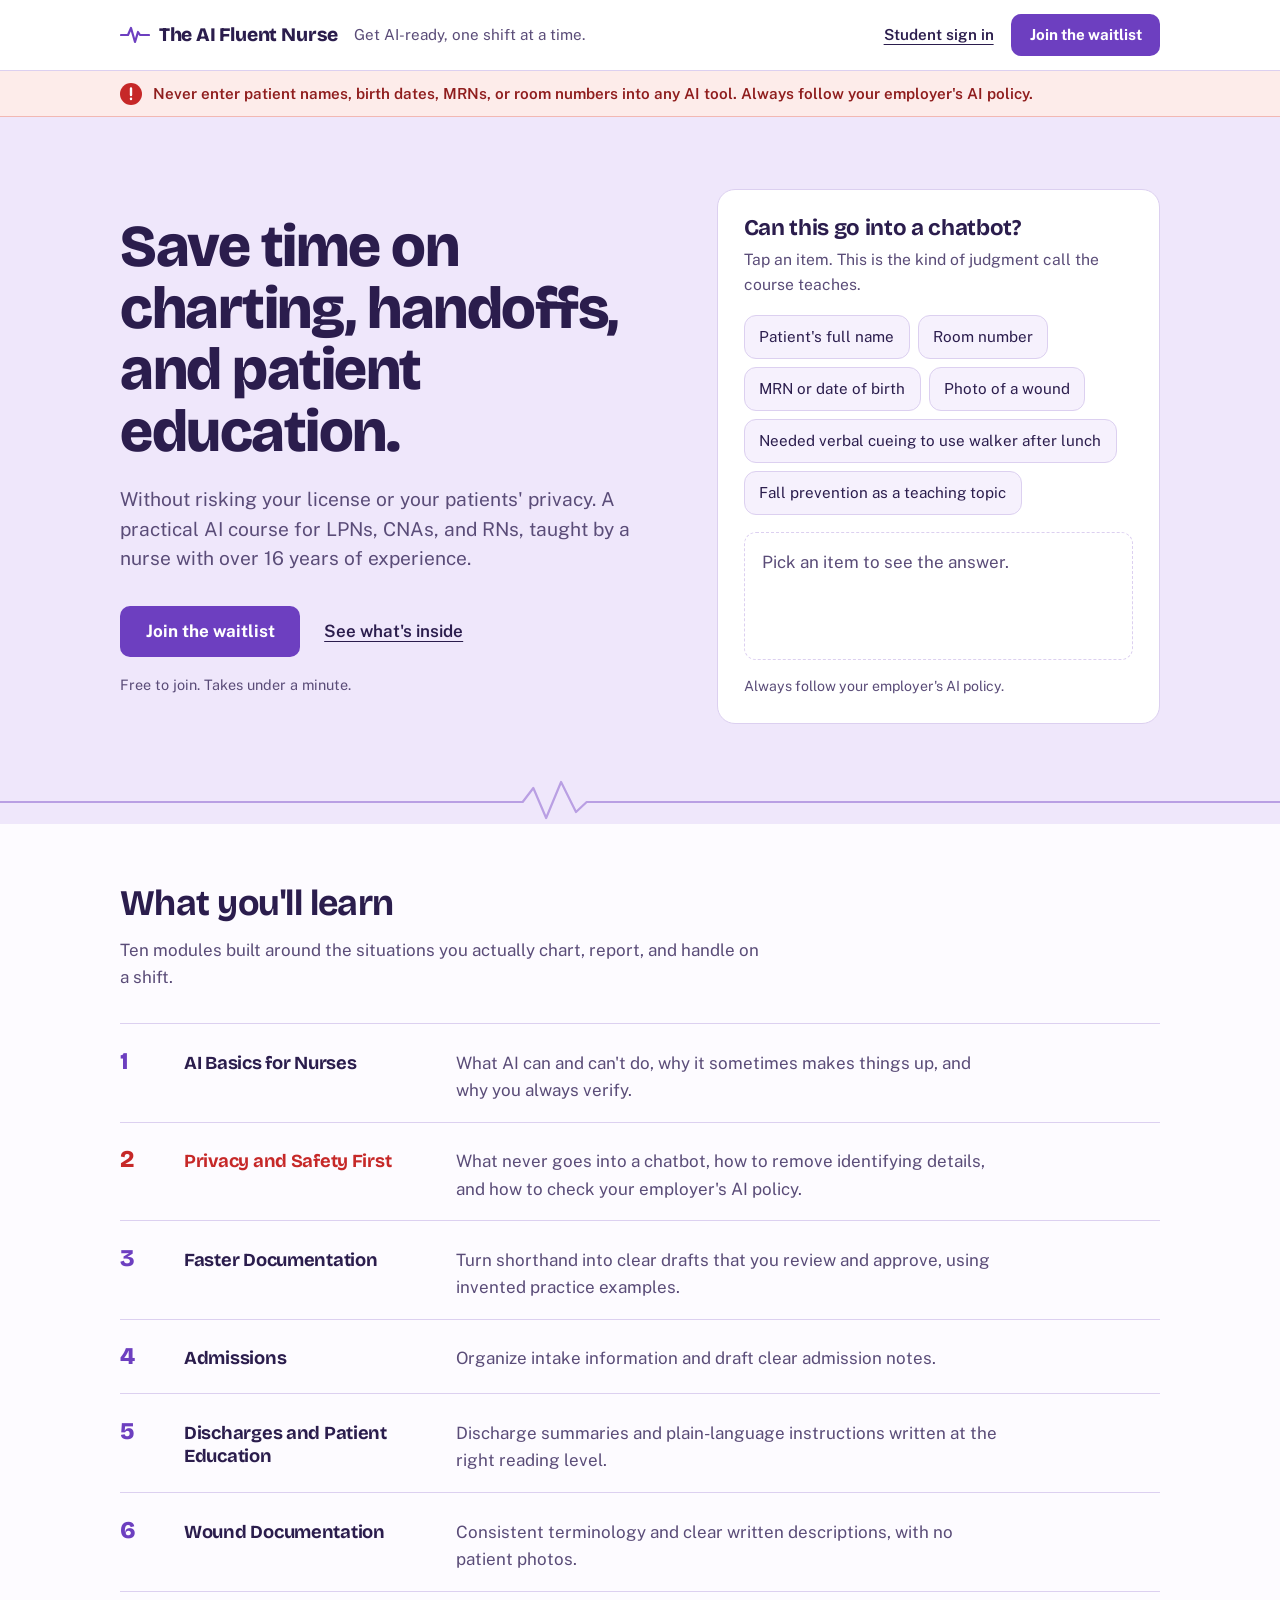
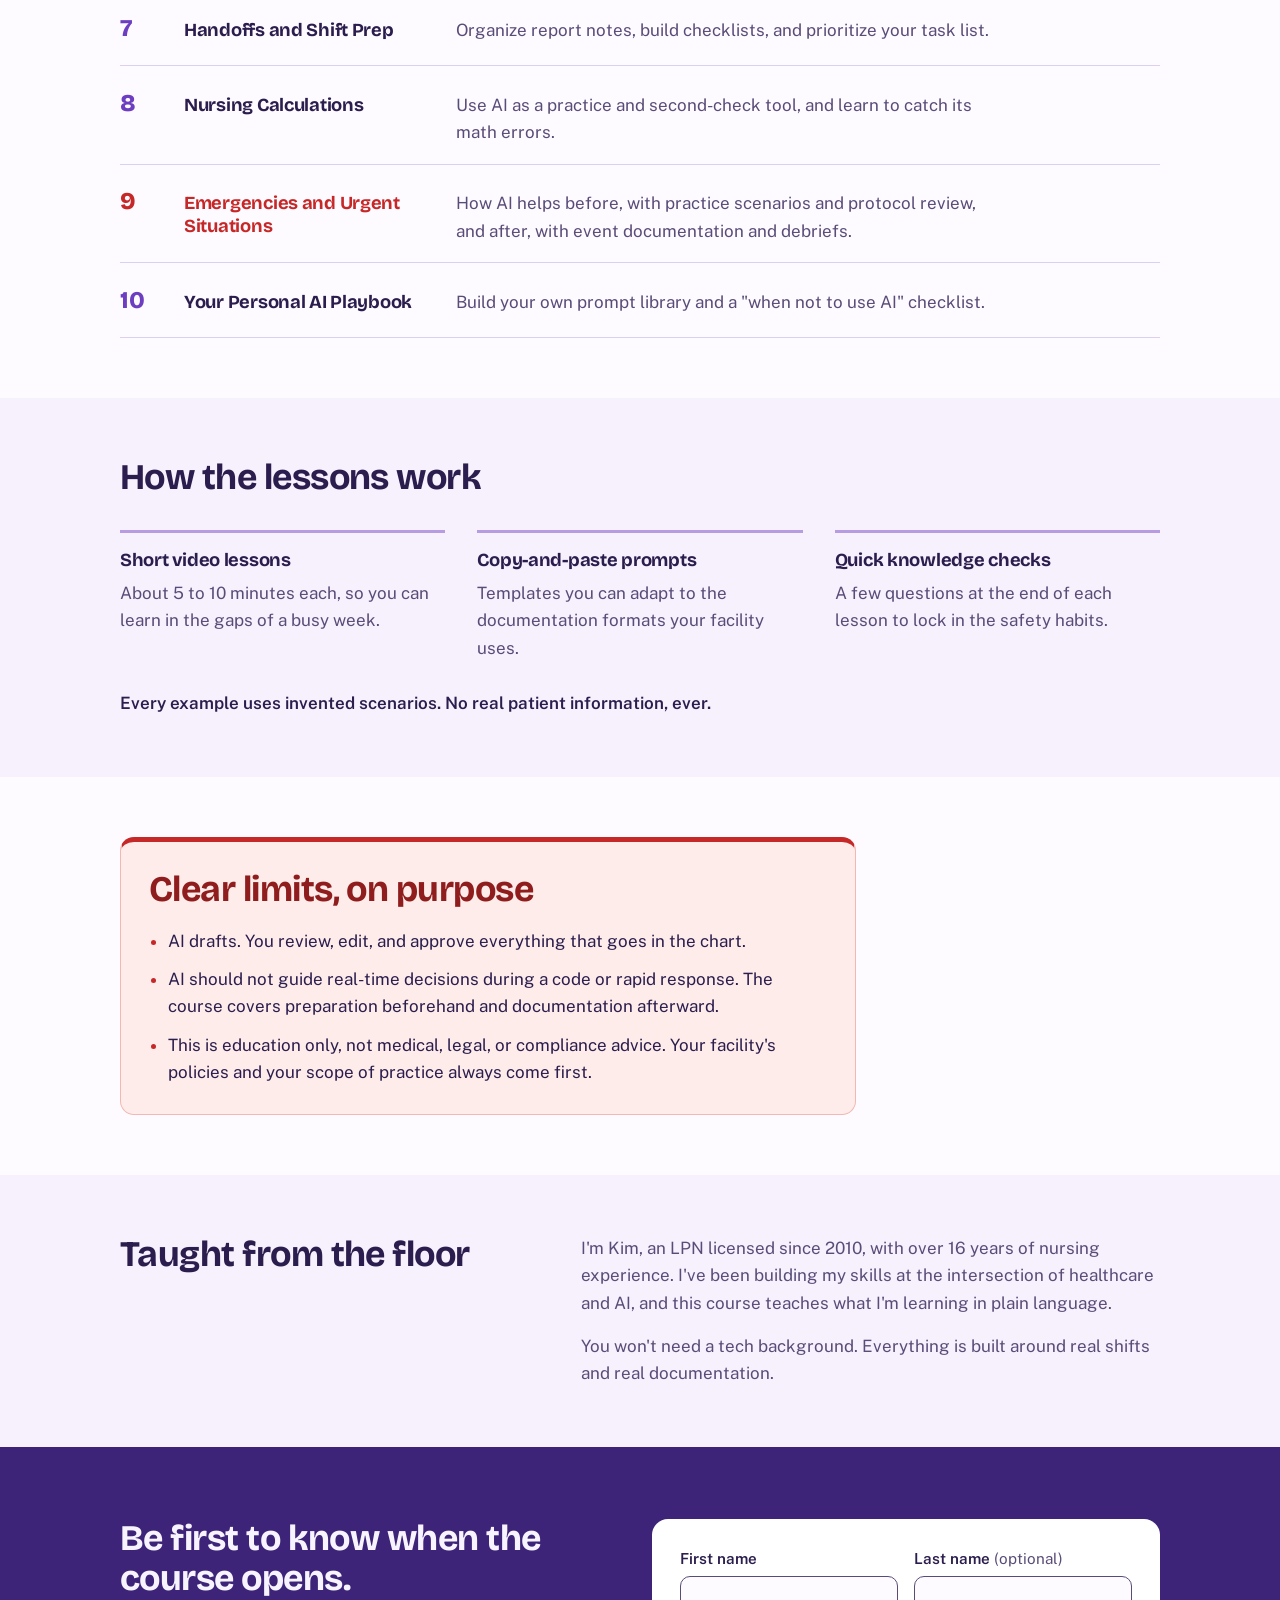
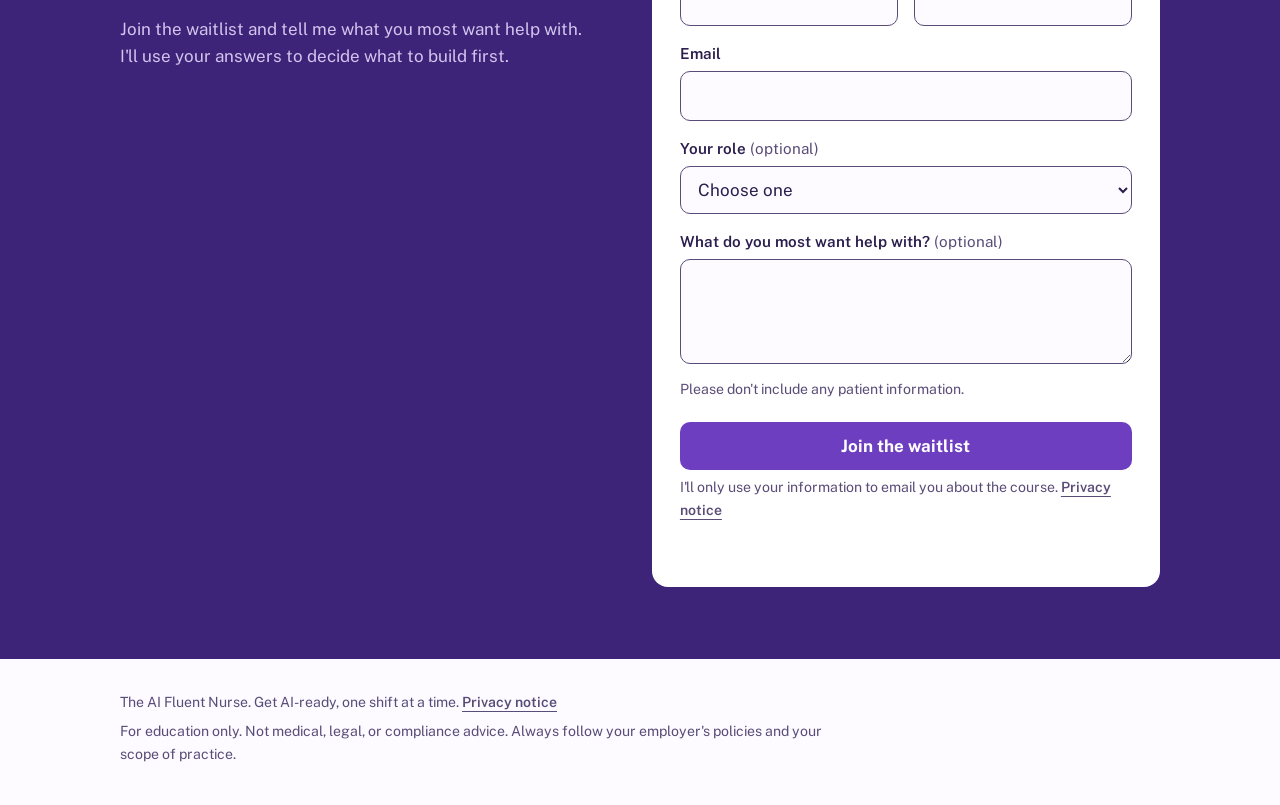
<file: index.html>
<!doctype html>
<html lang="en">
<head>
<meta charset="utf-8">
<meta name="viewport" content="width=device-width, initial-scale=1">
<meta name="color-scheme" content="light dark">
<title>The AI Fluent Nurse | Get AI-ready, one shift at a time</title>
<meta name="description" content="A practical AI course for LPNs, CNAs, and RNs. Save time on charting, handoffs, and patient education without risking your license or your patients' privacy.">
<link rel="preconnect" href="https://fonts.googleapis.com">
<link rel="preconnect" href="https://fonts.gstatic.com" crossorigin>
<link href="https://fonts.googleapis.com/css2?family=Bricolage+Grotesque:opsz,wght@12..96,500;12..96,700;12..96,800&family=Public+Sans:wght@400;500;600;700&display=swap" rel="stylesheet">
<style>
:root {
  --bg: #fdfbff;
  --hero: #efe7fb;
  --soft: #f6f1fd;
  --panel: #ffffff;
  --ink: #2b1d4d;
  --muted: #5a4c78;
  --line: #dcd0f0;
  --primary: #6d3fc0;
  --primary-hover: #5a31a3;
  --lilac: #b79ce2;
  --on-primary: #ffffff;
  --band: #3d2478;
  --on-band: #f8f4ff;
  --on-band-muted: #d3c5ee;
  --alert: #c62828;
  --alert-ink: #8f1d1d;
  --alert-bg: #fdecea;
  --alert-line: #f2b8b3;
  --on-alert: #ffffff;
  --good: #1b6e52;
  --good-bg: #dcf0e8;
  --on-good: #ffffff;
  --focus: #2b1d4d;
  --display: "Bricolage Grotesque", "Trebuchet MS", "Segoe UI", sans-serif;
  --body: "Public Sans", "Segoe UI", Helvetica, Arial, sans-serif;
}
@media (prefers-color-scheme: dark) {
  :root:not([data-theme="light"]) {
    --bg: #150f24;
    --hero: #241a3d;
    --soft: #1c1430;
    --panel: #1f1636;
    --ink: #f1ebfc;
    --muted: #b9aad6;
    --line: #3a2c5c;
    --primary: #b79ce2;
    --primary-hover: #cbb6ee;
    --lilac: #b79ce2;
    --on-primary: #1a0f33;
    --band: #3a2670;
    --on-band: #f5efff;
    --on-band-muted: #cdbfe8;
    --alert: #ff8f86;
    --alert-ink: #ffc1bb;
    --alert-bg: #3d1b19;
    --alert-line: #7a3833;
    --on-alert: #3d1b19;
    --good: #7fdcb4;
    --good-bg: #12382c;
    --on-good: #0c2b20;
    --focus: #f1ebfc;
  }
}
:root[data-theme="dark"] {
  --bg: #150f24;
  --hero: #241a3d;
  --soft: #1c1430;
  --panel: #1f1636;
  --ink: #f1ebfc;
  --muted: #b9aad6;
  --line: #3a2c5c;
  --primary: #b79ce2;
  --primary-hover: #cbb6ee;
  --lilac: #b79ce2;
  --on-primary: #1a0f33;
  --band: #3a2670;
  --on-band: #f5efff;
  --on-band-muted: #cdbfe8;
  --alert: #ff8f86;
  --alert-ink: #ffc1bb;
  --alert-bg: #3d1b19;
  --alert-line: #7a3833;
  --on-alert: #3d1b19;
  --good: #7fdcb4;
  --good-bg: #12382c;
  --on-good: #0c2b20;
  --focus: #f1ebfc;
}

* { box-sizing: border-box; }
html { scroll-behavior: smooth; }
body {
  margin: 0;
  background: var(--bg);
  color: var(--ink);
  font-family: var(--body);
  font-size: 1.0625rem;
  line-height: 1.6;
  -webkit-font-smoothing: antialiased;
}
img, svg { max-width: 100%; }
a { color: inherit; }
:focus-visible { outline: 3px solid var(--focus); outline-offset: 3px; }

.wrap { max-width: 1080px; margin: 0 auto; padding: 0 1.25rem; }

h1, h2, h3 { font-family: var(--display); margin: 0; letter-spacing: -0.015em; }
h1 { font-size: clamp(2.3rem, 5.2vw, 3.7rem); line-height: 1.04; font-weight: 800; letter-spacing: -0.025em; }
h2 { font-size: clamp(1.65rem, 3.2vw, 2.25rem); line-height: 1.12; font-weight: 700; }
h3 { font-size: 1.15rem; line-height: 1.25; font-weight: 700; }
p { margin: 0; }

/* Buttons */
.btn {
  display: inline-flex; align-items: center; justify-content: center;
  min-height: 3rem; padding: 0.75rem 1.6rem;
  background: var(--primary); color: var(--on-primary);
  font-family: var(--body); font-weight: 700; font-size: 1.0625rem;
  text-decoration: none; border-radius: 10px;
  transition: background-color 0.15s ease;
}
.btn:hover { background: var(--primary-hover); }
.btn-sm { min-height: 2.6rem; padding: 0.5rem 1.15rem; font-size: 0.95rem; }
.link { font-weight: 600; text-underline-offset: 4px; }

/* Header */
.top { background: var(--panel); border-bottom: 1px solid var(--line); }
.top .wrap { display: flex; align-items: center; justify-content: space-between; gap: 1rem; padding-top: 0.9rem; padding-bottom: 0.9rem; }
.brandwrap { display: flex; align-items: center; flex-wrap: wrap; gap: 0.15rem 1rem; }
.brand { display: inline-flex; align-items: center; gap: 0.55rem; font-family: var(--display); font-weight: 800; font-size: 1.2rem; letter-spacing: -0.01em; text-decoration: none; }
.mark { color: var(--primary); flex: none; }
.tagline { color: var(--muted); font-size: 0.95rem; }

.topnav { display: flex; align-items: center; gap: 1.1rem; flex: none; }
.topnav .signin { font-size: 0.95rem; }
@media (max-width: 560px) {
  .top .wrap { flex-wrap: wrap; row-gap: 0.6rem; }
  .topnav { width: 100%; justify-content: space-between; }
}

/* Urgent safety bar */
.alert-bar { background: var(--alert-bg); border-bottom: 1px solid var(--alert-line); color: var(--alert-ink); }
.alert-bar .wrap { display: flex; align-items: center; gap: 0.7rem; padding-top: 0.7rem; padding-bottom: 0.7rem; font-size: 0.95rem; font-weight: 600; line-height: 1.4; }
.alert-icon { flex: none; width: 22px; height: 22px; color: var(--alert); }
.alert-icon .bang { stroke: var(--on-alert); }

/* Hero */
.hero-band { background: var(--hero); }
.hero { display: grid; grid-template-columns: 1.1fr 0.9fr; gap: 3.5rem; align-items: center; padding-top: 4.5rem; padding-bottom: 3.5rem; }
.lede { margin-top: 1.4rem; font-size: 1.2rem; line-height: 1.55; color: var(--muted); max-width: 34rem; }
.actions { margin-top: 2rem; display: flex; flex-wrap: wrap; align-items: center; gap: 1.5rem; }
.fine { margin-top: 1rem; font-size: 0.9rem; color: var(--muted); }
.pulse { display: block; width: 100%; height: 44px; color: var(--lilac); opacity: 0.95; }
.pulse path { vector-effect: non-scaling-stroke; }

/* Privacy checker */
.checker { background: var(--panel); border: 1px solid var(--line); border-radius: 18px; padding: 1.6rem; }
.checker h2 { font-size: 1.4rem; }
.chk-sub { margin-top: 0.4rem; color: var(--muted); font-size: 0.98rem; }
.chips { margin-top: 1.1rem; display: flex; flex-wrap: wrap; gap: 0.5rem; }
.chip {
  font-family: var(--body); font-size: 0.95rem; line-height: 1.3; text-align: left;
  min-height: 2.75rem; padding: 0.5rem 0.9rem;
  color: var(--ink); background: var(--soft);
  border: 1px solid var(--line); border-radius: 12px; cursor: pointer;
  transition: background-color 0.15s ease, color 0.15s ease;
}
.chip:hover { border-color: var(--ink); }
.chip[aria-pressed="true"] { background: var(--ink); color: var(--bg); border-color: var(--ink); }
.verdict { margin-top: 1.1rem; min-height: 8rem; padding: 1rem 1.1rem; border: 1px dashed var(--line); border-radius: 12px; }
.verdict.is-stop { background: var(--alert-bg); border: 1px solid var(--alert-line); }
.verdict.is-ok { background: var(--good-bg); border: 1px solid transparent; }
.verdict .empty { color: var(--muted); }
.verdict p { margin-top: 0.6rem; }
.verdict p:first-child { margin-top: 0; }
.tag { display: inline-block; padding: 0.15rem 0.75rem; border-radius: 999px; font-weight: 700; font-size: 0.9rem; }
.tag.stop { background: var(--alert); color: var(--on-alert); }
.tag.ok { background: var(--good); color: var(--on-good); }
.chk-foot { margin-top: 0.9rem; font-size: 0.88rem; color: var(--muted); }

/* Sections */
.section { padding: 3.75rem 0; }
.section.soft { background: var(--soft); }
.sec-head { max-width: 40rem; margin-bottom: 2rem; }
.sec-head p { margin-top: 0.8rem; color: var(--muted); }

.mods { list-style: none; margin: 0; padding: 0; border-top: 1px solid var(--line); }
.mods li { display: grid; grid-template-columns: 3rem 16rem 1fr; gap: 1rem; align-items: baseline; padding: 1.1rem 0; border-bottom: 1px solid var(--line); }
.mods .n { font-family: var(--display); font-weight: 800; font-size: 1.5rem; color: var(--primary); }
.mods p { color: var(--muted); max-width: 34rem; }
.mods li.urgent .n, .mods li.urgent h3 { color: var(--alert); }

.trio { display: grid; grid-template-columns: repeat(3, 1fr); gap: 2rem; }
.trio > div { border-top: 3px solid var(--lilac); padding-top: 1rem; }
.trio p { margin-top: 0.5rem; color: var(--muted); }
.note { margin-top: 1.75rem; max-width: 40rem; font-weight: 600; }

.limits-box { background: var(--alert-bg); border: 1px solid var(--alert-line); border-top: 5px solid var(--alert); border-radius: 14px; padding: 1.75rem; max-width: 46rem; }
.limits-box h2 { color: var(--alert-ink); }
.limits { margin: 1.1rem 0 0; padding-left: 1.2rem; }
.limits li { margin-top: 0.7rem; }
.limits li::marker { color: var(--alert); }

.about { display: grid; grid-template-columns: 1fr 1.4fr; gap: 3rem; align-items: start; }
.about p { max-width: 36rem; color: var(--muted); }
.about p + p { margin-top: 1rem; }

/* Closing band */
.band { background: var(--band); color: var(--on-band); padding: 4.5rem 0; }
.band p { margin-top: 1rem; max-width: 36rem; color: var(--on-band-muted); }
.band .btn { margin-top: 1.75rem; background: var(--on-band); color: var(--band); }
.band .btn:hover { background: #ffffff; }

.foot { padding: 2rem 0 2.5rem; font-size: 0.88rem; color: var(--muted); }
.foot p { max-width: 46rem; }
.foot p + p { margin-top: 0.4rem; }

@media (max-width: 640px) {
  .tagline { display: none; }
}
@media (max-width: 860px) {
  .hero { grid-template-columns: 1fr; gap: 2.5rem; padding-top: 2.75rem; padding-bottom: 2.5rem; }
  .about { grid-template-columns: 1fr; gap: 1.25rem; }
  .trio { grid-template-columns: 1fr; gap: 1.5rem; }
  .mods li { grid-template-columns: 2.5rem 1fr; gap: 0.25rem 0.75rem; }
  .mods li p { grid-column: 2; }
  .section { padding: 2.75rem 0; }
  .band { padding: 3.5rem 0; }
}
@media (prefers-reduced-motion: reduce) {
  html { scroll-behavior: auto; }
  .btn, .chip { transition: none; }
}

/* Waitlist form */
.join { display: grid; grid-template-columns: 1fr 1.05fr; gap: 3rem; align-items: start; }
.band .card { background: var(--panel); color: var(--ink); border-radius: 16px; padding: 1.75rem; }
.band .card p { margin-top: 0; max-width: none; color: var(--muted); }
.row2 { display: grid; grid-template-columns: 1fr 1fr; gap: 1rem; }
.field { margin-top: 1rem; }
.row2 .field { margin-top: 0; }
.row2 + .field { margin-top: 1rem; }
.field label { display: block; margin-bottom: 0.3rem; font-weight: 600; font-size: 0.95rem; }
.field .opt { font-weight: 400; color: var(--muted); }
.field input, .field select, .field textarea { width: 100%; min-height: 3rem; padding: 0.65rem 0.8rem; font: inherit; color: var(--ink); background: var(--bg); border: 1.5px solid var(--muted); border-radius: 10px; }
.field textarea { min-height: 5.5rem; resize: vertical; }
.band .card .hint { margin-top: 0.35rem; font-size: 0.88rem; }
.hp { position: absolute; left: -9999px; width: 1px; height: 1px; overflow: hidden; }
.band .card .btn { width: 100%; margin-top: 1.4rem; border: 0; cursor: pointer; background: var(--primary); color: var(--on-primary); }
.band .card .btn:hover { background: var(--primary-hover); }
.band .card .btn:disabled { opacity: 0.7; cursor: default; }
.band .card .status { margin-top: 0.9rem; min-height: 1.4em; font-weight: 600; color: var(--ink); }
.band .card .done h3 { color: var(--good); }
.band .card .done p { margin-top: 0.6rem; color: var(--ink); }
@media (max-width: 860px) { .join { grid-template-columns: 1fr; gap: 2rem; } }
@media (max-width: 480px) { .row2 { grid-template-columns: 1fr; } .row2 .field + .field { margin-top: 1rem; } }
</style>
</head>
<body>

<header class="top">
  <div class="wrap">
    <div class="brandwrap">
      <a class="brand" href="#top">
        <svg class="mark" width="30" height="20" viewBox="0 0 30 20" aria-hidden="true"><path d="M1 10 H8 L11 3 L15 17 L18 7 L20 10 H29" fill="none" stroke="currentColor" stroke-width="2.2" stroke-linecap="round" stroke-linejoin="round"/></svg>
        The AI Fluent Nurse
      </a>
      <span class="tagline">Get AI-ready, one shift at a time.</span>
    </div>
    <div class="topnav">
      <a class="link signin" href="/login.html">Student sign in</a>
      <a class="btn btn-sm" href="#waitlist">Join the waitlist</a>
    </div>
  </div>
</header>

<div class="alert-bar" role="note">
  <div class="wrap">
    <svg class="alert-icon" viewBox="0 0 22 22" aria-hidden="true"><circle cx="11" cy="11" r="11" fill="currentColor"/><path class="bang" d="M11 5.5v6.5M11 15.6v0.4" fill="none" stroke-width="2.4" stroke-linecap="round"/></svg>
    <span>Never enter patient names, birth dates, MRNs, or room numbers into any AI tool. Always follow your employer's AI policy.</span>
  </div>
</div>

<main id="top">

  <section class="hero-band">
    <div class="wrap hero">
      <div>
        <h1>Save time on charting, handoffs, and patient education.</h1>
        <p class="lede">Without risking your license or your patients' privacy. A practical AI course for LPNs, CNAs, and RNs, taught by a nurse with over 16 years of experience.</p>
        <div class="actions">
          <a class="btn" href="#waitlist">Join the waitlist</a>
          <a class="link" href="#inside">See what's inside</a>
        </div>
        <p class="fine">Free to join. Takes under a minute.</p>
      </div>

      <div class="checker" role="group" aria-labelledby="chk-h">
        <h2 id="chk-h">Can this go into a chatbot?</h2>
        <p class="chk-sub">Tap an item. This is the kind of judgment call the course teaches.</p>
        <div class="chips">
          <button class="chip" type="button" aria-pressed="false" data-verdict="stop" data-why="Names identify a patient directly. Leave the name out entirely, or use a neutral placeholder like &quot;the resident.&quot;">Patient's full name</button>
          <button class="chip" type="button" aria-pressed="false" data-verdict="stop" data-why="A room number can point to one person, especially alongside a date or a facility name.">Room number</button>
          <button class="chip" type="button" aria-pressed="false" data-verdict="stop" data-why="Record numbers and birth dates are direct identifiers. Keep both out of any AI tool.">MRN or date of birth</button>
          <button class="chip" type="button" aria-pressed="false" data-verdict="stop" data-why="Photos can identify a patient, and most employers restrict them. Describe what you see in words instead.">Photo of a wound</button>
          <button class="chip" type="button" aria-pressed="false" data-verdict="ok" data-why="Often fine when nothing identifies the patient and your employer's policy allows AI tools. You still review every word of the draft.">Needed verbal cueing to use walker after lunch</button>
          <button class="chip" type="button" aria-pressed="false" data-verdict="ok" data-why="General topics carry no patient information. Ask away, then double-check the facts before you use them.">Fall prevention as a teaching topic</button>
        </div>
        <div class="verdict" id="verdict" aria-live="polite">
          <p class="empty">Pick an item to see the answer.</p>
        </div>
        <p class="chk-foot">Always follow your employer's AI policy.</p>
      </div>
    </div>
    <svg class="pulse" viewBox="0 0 1200 44" preserveAspectRatio="none" aria-hidden="true"><path d="M0 22 H470 L490 22 L500 8 L512 38 L526 2 L540 32 L550 22 L574 22 H1200" fill="none" stroke="currentColor" stroke-width="2.2" stroke-linecap="round" stroke-linejoin="round"/></svg>
  </section>

  <section class="section" id="inside">
    <div class="wrap">
      <div class="sec-head">
        <h2>What you'll learn</h2>
        <p>Ten modules built around the situations you actually chart, report, and handle on a shift.</p>
      </div>
      <ol class="mods">
        <li><span class="n">1</span><h3>AI Basics for Nurses</h3><p>What AI can and can't do, why it sometimes makes things up, and why you always verify.</p></li>
        <li class="urgent"><span class="n">2</span><h3>Privacy and Safety First</h3><p>What never goes into a chatbot, how to remove identifying details, and how to check your employer's AI policy.</p></li>
        <li><span class="n">3</span><h3>Faster Documentation</h3><p>Turn shorthand into clear drafts that you review and approve, using invented practice examples.</p></li>
        <li><span class="n">4</span><h3>Admissions</h3><p>Organize intake information and draft clear admission notes.</p></li>
        <li><span class="n">5</span><h3>Discharges and Patient Education</h3><p>Discharge summaries and plain-language instructions written at the right reading level.</p></li>
        <li><span class="n">6</span><h3>Wound Documentation</h3><p>Consistent terminology and clear written descriptions, with no patient photos.</p></li>
        <li><span class="n">7</span><h3>Handoffs and Shift Prep</h3><p>Organize report notes, build checklists, and prioritize your task list.</p></li>
        <li><span class="n">8</span><h3>Nursing Calculations</h3><p>Use AI as a practice and second-check tool, and learn to catch its math errors.</p></li>
        <li class="urgent"><span class="n">9</span><h3>Emergencies and Urgent Situations</h3><p>How AI helps before, with practice scenarios and protocol review, and after, with event documentation and debriefs.</p></li>
        <li><span class="n">10</span><h3>Your Personal AI Playbook</h3><p>Build your own prompt library and a "when not to use AI" checklist.</p></li>
      </ol>
    </div>
  </section>

  <section class="section soft">
    <div class="wrap">
      <div class="sec-head">
        <h2>How the lessons work</h2>
      </div>
      <div class="trio">
        <div>
          <h3>Short video lessons</h3>
          <p>About 5 to 10 minutes each, so you can learn in the gaps of a busy week.</p>
        </div>
        <div>
          <h3>Copy-and-paste prompts</h3>
          <p>Templates you can adapt to the documentation formats your facility uses.</p>
        </div>
        <div>
          <h3>Quick knowledge checks</h3>
          <p>A few questions at the end of each lesson to lock in the safety habits.</p>
        </div>
      </div>
      <p class="note">Every example uses invented scenarios. No real patient information, ever.</p>
    </div>
  </section>

  <section class="section">
    <div class="wrap">
      <div class="limits-box">
        <h2>Clear limits, on purpose</h2>
        <ul class="limits">
          <li>AI drafts. You review, edit, and approve everything that goes in the chart.</li>
          <li>AI should not guide real-time decisions during a code or rapid response. The course covers preparation beforehand and documentation afterward.</li>
          <li>This is education only, not medical, legal, or compliance advice. Your facility's policies and your scope of practice always come first.</li>
        </ul>
      </div>
    </div>
  </section>

  <section class="section soft">
    <div class="wrap about">
      <h2>Taught from the floor</h2>
      <div>
        <p>I'm Kim, an LPN licensed since 2010, with over 16 years of nursing experience. I've been building my skills at the intersection of healthcare and AI, and this course teaches what I'm learning in plain language.</p>
        <p>You won't need a tech background. Everything is built around real shifts and real documentation.</p>
      </div>
    </div>
  </section>

  <section class="band" id="waitlist">
    <div class="wrap join">
      <div>
        <h2>Be first to know when the course opens.</h2>
        <p>Join the waitlist and tell me what you most want help with. I'll use your answers to decide what to build first.</p>
      </div>
      <div class="card">
        <form id="waitlist-form" novalidate>
          <div class="row2">
            <div class="field">
              <label for="first_name">First name</label>
              <input id="first_name" name="first_name" type="text" autocomplete="given-name" required>
            </div>
            <div class="field">
              <label for="last_name">Last name <span class="opt">(optional)</span></label>
              <input id="last_name" name="last_name" type="text" autocomplete="family-name">
            </div>
          </div>
          <div class="field">
            <label for="email">Email</label>
            <input id="email" name="email" type="email" autocomplete="email" inputmode="email" required>
          </div>
          <div class="field">
            <label for="role">Your role <span class="opt">(optional)</span></label>
            <select id="role" name="role">
              <option value="">Choose one</option>
              <option value="LPN">LPN</option>
              <option value="CNA">CNA</option>
              <option value="RN">RN</option>
              <option value="Other">Other</option>
            </select>
          </div>
          <div class="field">
            <label for="wants_help_with">What do you most want help with? <span class="opt">(optional)</span></label>
            <textarea id="wants_help_with" name="wants_help_with" rows="3"></textarea>
            <p class="hint">Please don't include any patient information.</p>
          </div>
          <div class="hp" aria-hidden="true"><label>Website <input type="text" name="website" tabindex="-1" autocomplete="off"></label></div>
          <button class="btn" type="submit">Join the waitlist</button>
          <p class="hint">I'll only use your information to email you about the course. <a class="link" href="/privacy.html">Privacy notice</a></p>
          <p id="form-status" class="status" role="status" aria-live="polite"></p>
        </form>
        <div id="form-done" class="done" hidden tabindex="-1">
          <h3 id="done-title">You're on the list.</h3>
          <p id="done-text">Thank you! I'll email you when the course opens.</p>
        </div>
      </div>
    </div>
  </section>

</main>

<footer class="foot">
  <div class="wrap">
    <p>The AI Fluent Nurse. Get AI-ready, one shift at a time. <a class="link" href="/privacy.html">Privacy notice</a></p>
    <p>For education only. Not medical, legal, or compliance advice. Always follow your employer's policies and your scope of practice.</p>
  </div>
</footer>

<script>
(function () {
  var chips = document.querySelectorAll(".chip");
  var box = document.getElementById("verdict");
  if (!box) return;
  chips.forEach(function (chip) {
    chip.addEventListener("click", function () {
      chips.forEach(function (c) { c.setAttribute("aria-pressed", "false"); });
      chip.setAttribute("aria-pressed", "true");
      var stop = chip.getAttribute("data-verdict") === "stop";
      box.className = "verdict " + (stop ? "is-stop" : "is-ok");
      box.textContent = "";
      var tag = document.createElement("span");
      tag.className = "tag " + (stop ? "stop" : "ok");
      tag.textContent = stop ? "Leave it out" : "Fine to use";
      var why = document.createElement("p");
      why.textContent = chip.getAttribute("data-why");
      box.appendChild(tag);
      box.appendChild(why);
    });
  });
})();

(function () {
  var SUPABASE_URL = "https://pnalfkdewygqdmblxjoq.supabase.co";
  var SUPABASE_KEY = "sb_publishable_QAIFChbnZk9PM3pbWzEGFA_sNsFlOuD";

  var form = document.getElementById("waitlist-form");
  if (!form) return;
  var status = document.getElementById("form-status");
  var done = document.getElementById("form-done");
  var btn = form.querySelector("button[type=submit]");

  function showDone(already) {
    document.getElementById("done-title").textContent = already ? "You're already on the list." : "You're on the list.";
    document.getElementById("done-text").textContent = already
      ? "That email is already signed up, so you're all set."
      : "Thank you! I'll email you when the course opens.";
    form.hidden = true;
    done.hidden = false;
    done.focus();
  }

  form.addEventListener("submit", function (e) {
    e.preventDefault();
    status.textContent = "";
    var f = form.elements;
    if (f.website.value) { showDone(false); return; }
    var first = f.first_name.value.trim();
    var email = f.email.value.trim();
    if (!first) { status.textContent = "Please enter your first name."; f.first_name.focus(); return; }
    if (!/^[^\s@]+@[^\s@]+\.[^\s@]+$/.test(email)) { status.textContent = "Please enter a valid email address."; f.email.focus(); return; }

    var row = {
      email: email,
      first_name: first,
      last_name: f.last_name.value.trim() || null,
      role: f.role.value || null,
      wants_help_with: f.wants_help_with.value.trim() || null
    };

    btn.disabled = true;
    btn.textContent = "Joining...";
    fetch(SUPABASE_URL + "/rest/v1/waitlist", {
      method: "POST",
      headers: { "Content-Type": "application/json", "apikey": SUPABASE_KEY, "Prefer": "return=minimal" },
      body: JSON.stringify(row)
    }).then(function (res) {
      if (res.ok) { showDone(false); return; }
      if (res.status === 409) { showDone(true); return; }
      throw new Error("HTTP " + res.status);
    }).catch(function () {
      status.textContent = "Something went wrong and your signup didn't go through. Please try again in a minute.";
      btn.disabled = false;
      btn.textContent = "Join the waitlist";
    });
  });
})();
</script>
</body>
</html>
</file>
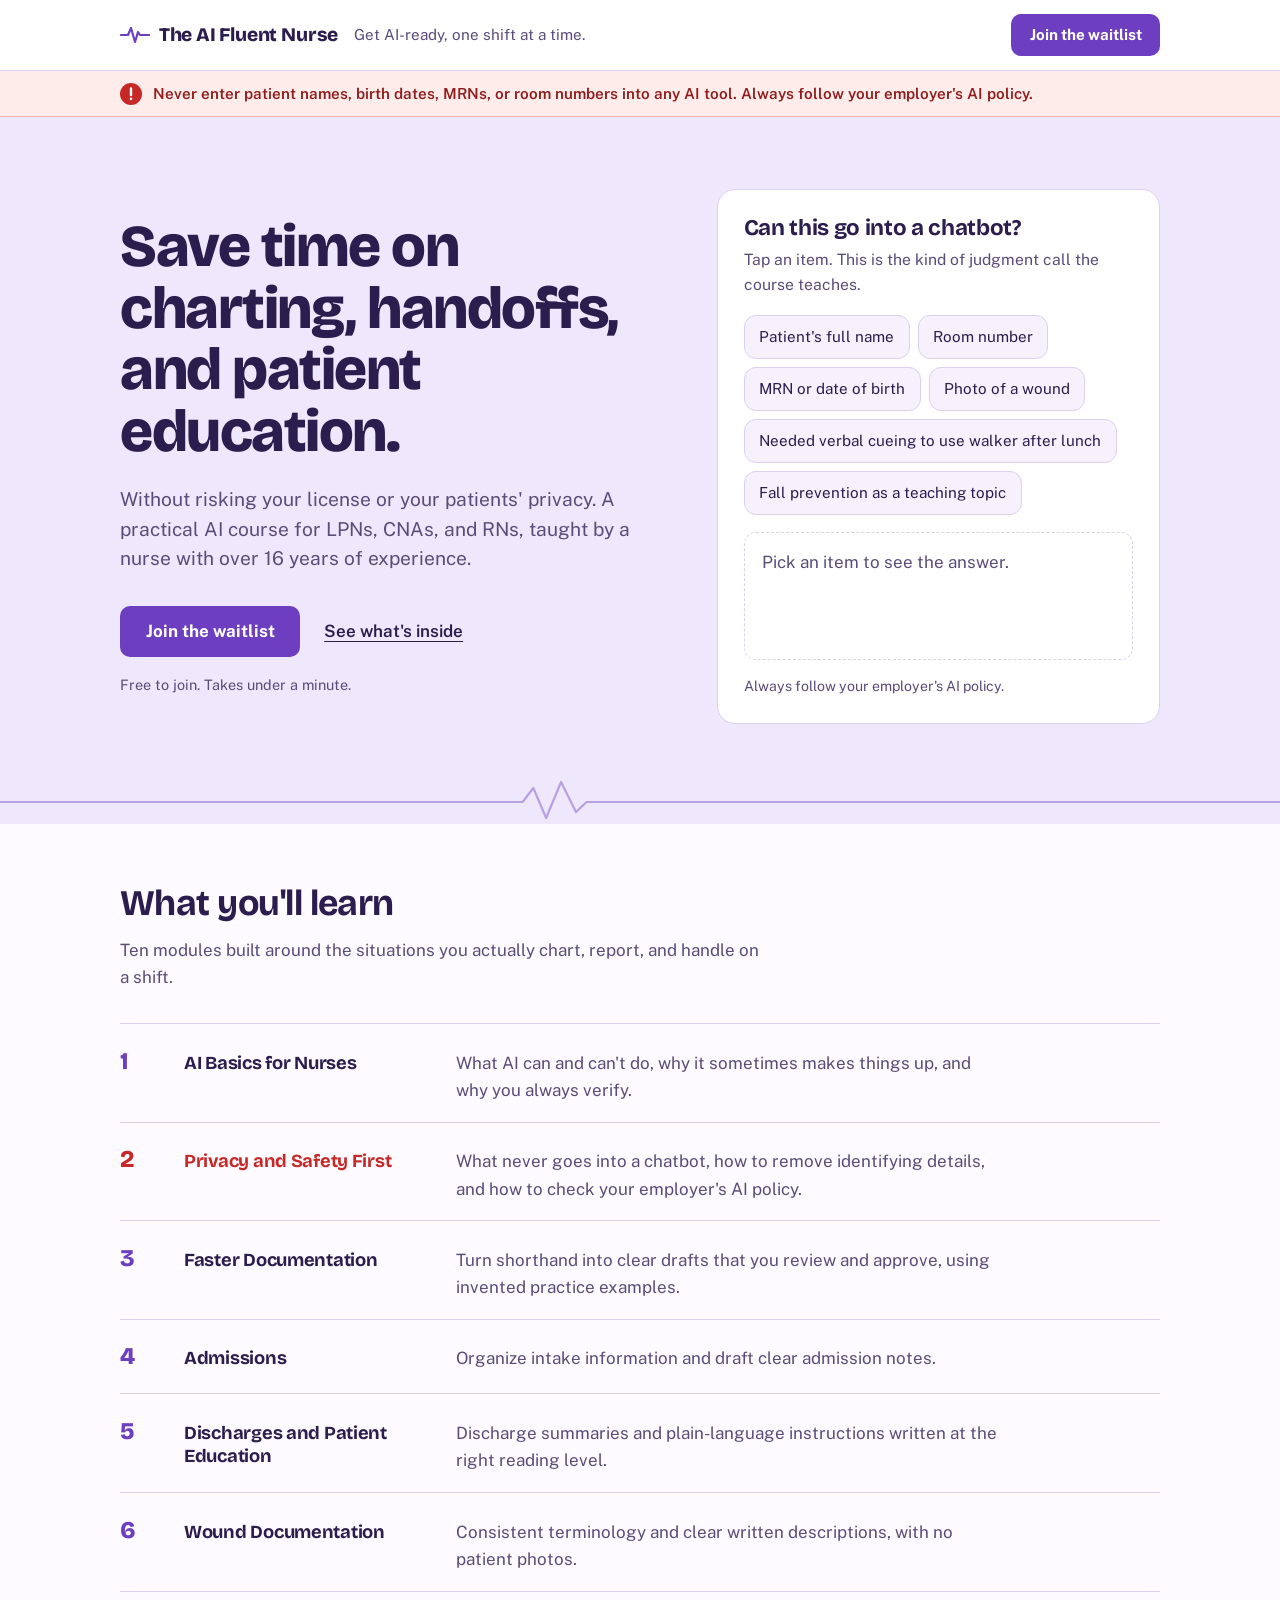
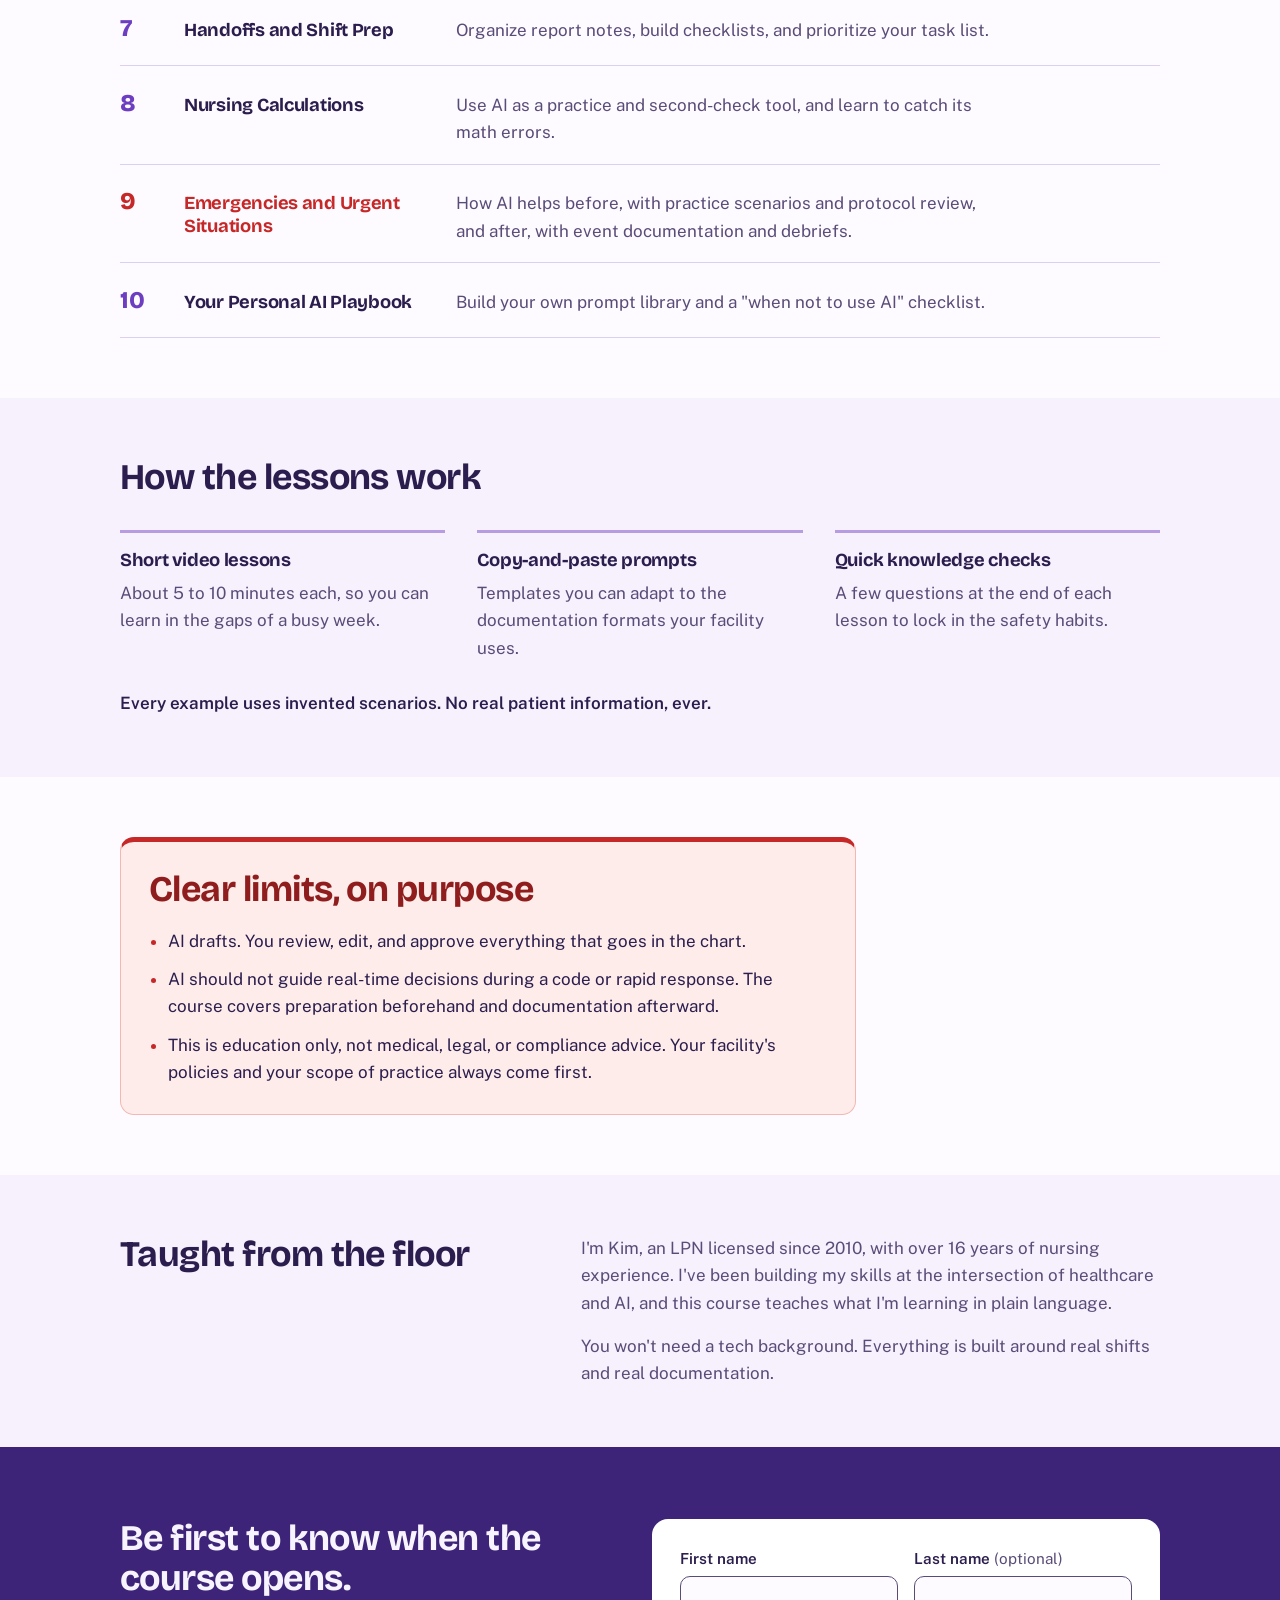
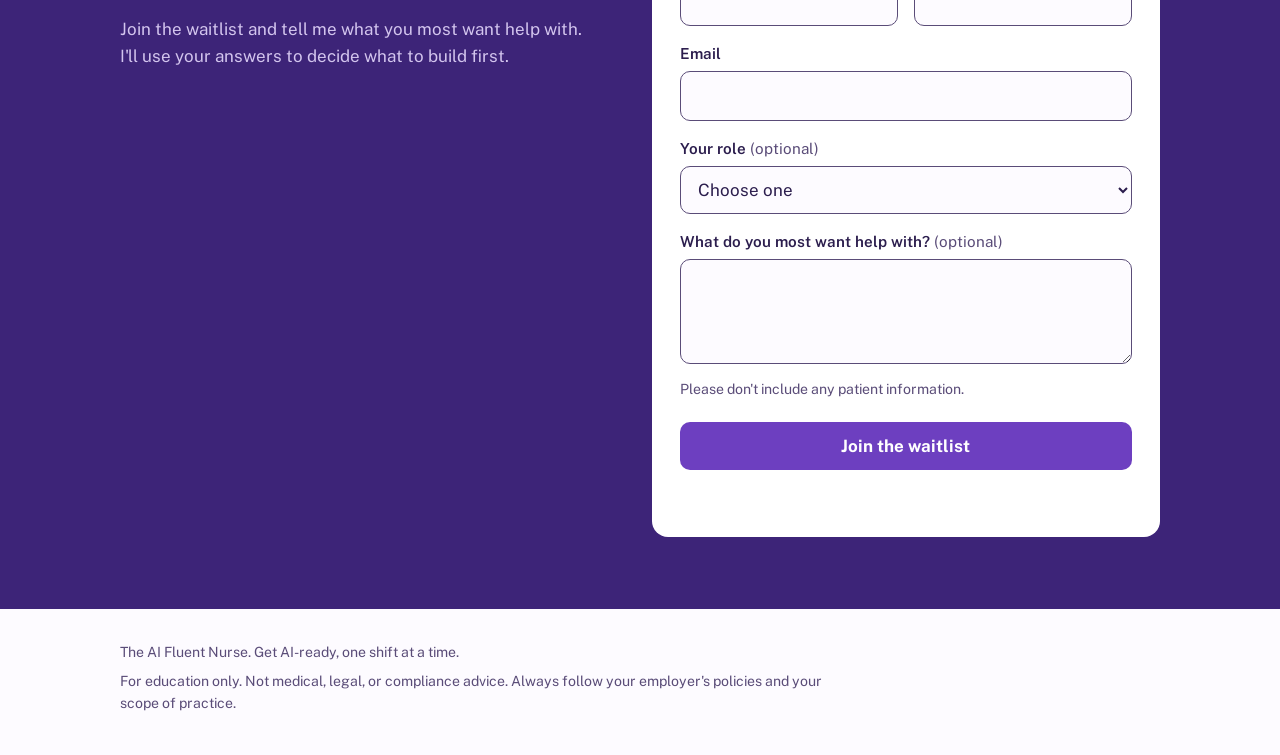
<file: ai-fluent-nurse-landing (1).html>
<!doctype html>
<html lang="en">
<head>
<meta charset="utf-8">
<meta name="viewport" content="width=device-width, initial-scale=1">
<meta name="color-scheme" content="light dark">
<title>The AI Fluent Nurse | Get AI-ready, one shift at a time</title>
<meta name="description" content="A practical AI course for LPNs, CNAs, and RNs. Save time on charting, handoffs, and patient education without risking your license or your patients' privacy.">
<link rel="preconnect" href="https://fonts.googleapis.com">
<link rel="preconnect" href="https://fonts.gstatic.com" crossorigin>
<link href="https://fonts.googleapis.com/css2?family=Bricolage+Grotesque:opsz,wght@12..96,500;12..96,700;12..96,800&family=Public+Sans:wght@400;500;600;700&display=swap" rel="stylesheet">
<style>
:root {
  --bg: #fdfbff;
  --hero: #efe7fb;
  --soft: #f6f1fd;
  --panel: #ffffff;
  --ink: #2b1d4d;
  --muted: #5a4c78;
  --line: #dcd0f0;
  --primary: #6d3fc0;
  --primary-hover: #5a31a3;
  --lilac: #b79ce2;
  --on-primary: #ffffff;
  --band: #3d2478;
  --on-band: #f8f4ff;
  --on-band-muted: #d3c5ee;
  --alert: #c62828;
  --alert-ink: #8f1d1d;
  --alert-bg: #fdecea;
  --alert-line: #f2b8b3;
  --on-alert: #ffffff;
  --good: #1b6e52;
  --good-bg: #dcf0e8;
  --on-good: #ffffff;
  --focus: #2b1d4d;
  --display: "Bricolage Grotesque", "Trebuchet MS", "Segoe UI", sans-serif;
  --body: "Public Sans", "Segoe UI", Helvetica, Arial, sans-serif;
}
@media (prefers-color-scheme: dark) {
  :root:not([data-theme="light"]) {
    --bg: #150f24;
    --hero: #241a3d;
    --soft: #1c1430;
    --panel: #1f1636;
    --ink: #f1ebfc;
    --muted: #b9aad6;
    --line: #3a2c5c;
    --primary: #b79ce2;
    --primary-hover: #cbb6ee;
    --lilac: #b79ce2;
    --on-primary: #1a0f33;
    --band: #3a2670;
    --on-band: #f5efff;
    --on-band-muted: #cdbfe8;
    --alert: #ff8f86;
    --alert-ink: #ffc1bb;
    --alert-bg: #3d1b19;
    --alert-line: #7a3833;
    --on-alert: #3d1b19;
    --good: #7fdcb4;
    --good-bg: #12382c;
    --on-good: #0c2b20;
    --focus: #f1ebfc;
  }
}
:root[data-theme="dark"] {
  --bg: #150f24;
  --hero: #241a3d;
  --soft: #1c1430;
  --panel: #1f1636;
  --ink: #f1ebfc;
  --muted: #b9aad6;
  --line: #3a2c5c;
  --primary: #b79ce2;
  --primary-hover: #cbb6ee;
  --lilac: #b79ce2;
  --on-primary: #1a0f33;
  --band: #3a2670;
  --on-band: #f5efff;
  --on-band-muted: #cdbfe8;
  --alert: #ff8f86;
  --alert-ink: #ffc1bb;
  --alert-bg: #3d1b19;
  --alert-line: #7a3833;
  --on-alert: #3d1b19;
  --good: #7fdcb4;
  --good-bg: #12382c;
  --on-good: #0c2b20;
  --focus: #f1ebfc;
}

* { box-sizing: border-box; }
html { scroll-behavior: smooth; }
body {
  margin: 0;
  background: var(--bg);
  color: var(--ink);
  font-family: var(--body);
  font-size: 1.0625rem;
  line-height: 1.6;
  -webkit-font-smoothing: antialiased;
}
img, svg { max-width: 100%; }
a { color: inherit; }
:focus-visible { outline: 3px solid var(--focus); outline-offset: 3px; }

.wrap { max-width: 1080px; margin: 0 auto; padding: 0 1.25rem; }

h1, h2, h3 { font-family: var(--display); margin: 0; letter-spacing: -0.015em; }
h1 { font-size: clamp(2.3rem, 5.2vw, 3.7rem); line-height: 1.04; font-weight: 800; letter-spacing: -0.025em; }
h2 { font-size: clamp(1.65rem, 3.2vw, 2.25rem); line-height: 1.12; font-weight: 700; }
h3 { font-size: 1.15rem; line-height: 1.25; font-weight: 700; }
p { margin: 0; }

/* Buttons */
.btn {
  display: inline-flex; align-items: center; justify-content: center;
  min-height: 3rem; padding: 0.75rem 1.6rem;
  background: var(--primary); color: var(--on-primary);
  font-family: var(--body); font-weight: 700; font-size: 1.0625rem;
  text-decoration: none; border-radius: 10px;
  transition: background-color 0.15s ease;
}
.btn:hover { background: var(--primary-hover); }
.btn-sm { min-height: 2.6rem; padding: 0.5rem 1.15rem; font-size: 0.95rem; }
.link { font-weight: 600; text-underline-offset: 4px; }

/* Header */
.top { background: var(--panel); border-bottom: 1px solid var(--line); }
.top .wrap { display: flex; align-items: center; justify-content: space-between; gap: 1rem; padding-top: 0.9rem; padding-bottom: 0.9rem; }
.brandwrap { display: flex; align-items: center; flex-wrap: wrap; gap: 0.15rem 1rem; }
.brand { display: inline-flex; align-items: center; gap: 0.55rem; font-family: var(--display); font-weight: 800; font-size: 1.2rem; letter-spacing: -0.01em; text-decoration: none; }
.mark { color: var(--primary); flex: none; }
.tagline { color: var(--muted); font-size: 0.95rem; }

/* Urgent safety bar */
.alert-bar { background: var(--alert-bg); border-bottom: 1px solid var(--alert-line); color: var(--alert-ink); }
.alert-bar .wrap { display: flex; align-items: center; gap: 0.7rem; padding-top: 0.7rem; padding-bottom: 0.7rem; font-size: 0.95rem; font-weight: 600; line-height: 1.4; }
.alert-icon { flex: none; width: 22px; height: 22px; color: var(--alert); }
.alert-icon .bang { stroke: var(--on-alert); }

/* Hero */
.hero-band { background: var(--hero); }
.hero { display: grid; grid-template-columns: 1.1fr 0.9fr; gap: 3.5rem; align-items: center; padding-top: 4.5rem; padding-bottom: 3.5rem; }
.lede { margin-top: 1.4rem; font-size: 1.2rem; line-height: 1.55; color: var(--muted); max-width: 34rem; }
.actions { margin-top: 2rem; display: flex; flex-wrap: wrap; align-items: center; gap: 1.5rem; }
.fine { margin-top: 1rem; font-size: 0.9rem; color: var(--muted); }
.pulse { display: block; width: 100%; height: 44px; color: var(--lilac); opacity: 0.95; }
.pulse path { vector-effect: non-scaling-stroke; }

/* Privacy checker */
.checker { background: var(--panel); border: 1px solid var(--line); border-radius: 18px; padding: 1.6rem; }
.checker h2 { font-size: 1.4rem; }
.chk-sub { margin-top: 0.4rem; color: var(--muted); font-size: 0.98rem; }
.chips { margin-top: 1.1rem; display: flex; flex-wrap: wrap; gap: 0.5rem; }
.chip {
  font-family: var(--body); font-size: 0.95rem; line-height: 1.3; text-align: left;
  min-height: 2.75rem; padding: 0.5rem 0.9rem;
  color: var(--ink); background: var(--soft);
  border: 1px solid var(--line); border-radius: 12px; cursor: pointer;
  transition: background-color 0.15s ease, color 0.15s ease;
}
.chip:hover { border-color: var(--ink); }
.chip[aria-pressed="true"] { background: var(--ink); color: var(--bg); border-color: var(--ink); }
.verdict { margin-top: 1.1rem; min-height: 8rem; padding: 1rem 1.1rem; border: 1px dashed var(--line); border-radius: 12px; }
.verdict.is-stop { background: var(--alert-bg); border: 1px solid var(--alert-line); }
.verdict.is-ok { background: var(--good-bg); border: 1px solid transparent; }
.verdict .empty { color: var(--muted); }
.verdict p { margin-top: 0.6rem; }
.verdict p:first-child { margin-top: 0; }
.tag { display: inline-block; padding: 0.15rem 0.75rem; border-radius: 999px; font-weight: 700; font-size: 0.9rem; }
.tag.stop { background: var(--alert); color: var(--on-alert); }
.tag.ok { background: var(--good); color: var(--on-good); }
.chk-foot { margin-top: 0.9rem; font-size: 0.88rem; color: var(--muted); }

/* Sections */
.section { padding: 3.75rem 0; }
.section.soft { background: var(--soft); }
.sec-head { max-width: 40rem; margin-bottom: 2rem; }
.sec-head p { margin-top: 0.8rem; color: var(--muted); }

.mods { list-style: none; margin: 0; padding: 0; border-top: 1px solid var(--line); }
.mods li { display: grid; grid-template-columns: 3rem 16rem 1fr; gap: 1rem; align-items: baseline; padding: 1.1rem 0; border-bottom: 1px solid var(--line); }
.mods .n { font-family: var(--display); font-weight: 800; font-size: 1.5rem; color: var(--primary); }
.mods p { color: var(--muted); max-width: 34rem; }
.mods li.urgent .n, .mods li.urgent h3 { color: var(--alert); }

.trio { display: grid; grid-template-columns: repeat(3, 1fr); gap: 2rem; }
.trio > div { border-top: 3px solid var(--lilac); padding-top: 1rem; }
.trio p { margin-top: 0.5rem; color: var(--muted); }
.note { margin-top: 1.75rem; max-width: 40rem; font-weight: 600; }

.limits-box { background: var(--alert-bg); border: 1px solid var(--alert-line); border-top: 5px solid var(--alert); border-radius: 14px; padding: 1.75rem; max-width: 46rem; }
.limits-box h2 { color: var(--alert-ink); }
.limits { margin: 1.1rem 0 0; padding-left: 1.2rem; }
.limits li { margin-top: 0.7rem; }
.limits li::marker { color: var(--alert); }

.about { display: grid; grid-template-columns: 1fr 1.4fr; gap: 3rem; align-items: start; }
.about p { max-width: 36rem; color: var(--muted); }
.about p + p { margin-top: 1rem; }

/* Closing band */
.band { background: var(--band); color: var(--on-band); padding: 4.5rem 0; }
.band p { margin-top: 1rem; max-width: 36rem; color: var(--on-band-muted); }
.band .btn { margin-top: 1.75rem; background: var(--on-band); color: var(--band); }
.band .btn:hover { background: #ffffff; }

.foot { padding: 2rem 0 2.5rem; font-size: 0.88rem; color: var(--muted); }
.foot p { max-width: 46rem; }
.foot p + p { margin-top: 0.4rem; }

@media (max-width: 640px) {
  .tagline { display: none; }
}
@media (max-width: 860px) {
  .hero { grid-template-columns: 1fr; gap: 2.5rem; padding-top: 2.75rem; padding-bottom: 2.5rem; }
  .about { grid-template-columns: 1fr; gap: 1.25rem; }
  .trio { grid-template-columns: 1fr; gap: 1.5rem; }
  .mods li { grid-template-columns: 2.5rem 1fr; gap: 0.25rem 0.75rem; }
  .mods li p { grid-column: 2; }
  .section { padding: 2.75rem 0; }
  .band { padding: 3.5rem 0; }
}
@media (prefers-reduced-motion: reduce) {
  html { scroll-behavior: auto; }
  .btn, .chip { transition: none; }
}

/* Waitlist form */
.join { display: grid; grid-template-columns: 1fr 1.05fr; gap: 3rem; align-items: start; }
.band .card { background: var(--panel); color: var(--ink); border-radius: 16px; padding: 1.75rem; }
.band .card p { margin-top: 0; max-width: none; color: var(--muted); }
.row2 { display: grid; grid-template-columns: 1fr 1fr; gap: 1rem; }
.field { margin-top: 1rem; }
.row2 .field { margin-top: 0; }
.row2 + .field { margin-top: 1rem; }
.field label { display: block; margin-bottom: 0.3rem; font-weight: 600; font-size: 0.95rem; }
.field .opt { font-weight: 400; color: var(--muted); }
.field input, .field select, .field textarea { width: 100%; min-height: 3rem; padding: 0.65rem 0.8rem; font: inherit; color: var(--ink); background: var(--bg); border: 1.5px solid var(--muted); border-radius: 10px; }
.field textarea { min-height: 5.5rem; resize: vertical; }
.band .card .hint { margin-top: 0.35rem; font-size: 0.88rem; }
.hp { position: absolute; left: -9999px; width: 1px; height: 1px; overflow: hidden; }
.band .card .btn { width: 100%; margin-top: 1.4rem; border: 0; cursor: pointer; background: var(--primary); color: var(--on-primary); }
.band .card .btn:hover { background: var(--primary-hover); }
.band .card .btn:disabled { opacity: 0.7; cursor: default; }
.band .card .status { margin-top: 0.9rem; min-height: 1.4em; font-weight: 600; color: var(--ink); }
.band .card .done h3 { color: var(--good); }
.band .card .done p { margin-top: 0.6rem; color: var(--ink); }
@media (max-width: 860px) { .join { grid-template-columns: 1fr; gap: 2rem; } }
@media (max-width: 480px) { .row2 { grid-template-columns: 1fr; } .row2 .field + .field { margin-top: 1rem; } }
</style>
</head>
<body>

<header class="top">
  <div class="wrap">
    <div class="brandwrap">
      <a class="brand" href="#top">
        <svg class="mark" width="30" height="20" viewBox="0 0 30 20" aria-hidden="true"><path d="M1 10 H8 L11 3 L15 17 L18 7 L20 10 H29" fill="none" stroke="currentColor" stroke-width="2.2" stroke-linecap="round" stroke-linejoin="round"/></svg>
        The AI Fluent Nurse
      </a>
      <span class="tagline">Get AI-ready, one shift at a time.</span>
    </div>
    <a class="btn btn-sm" href="#waitlist">Join the waitlist</a>
  </div>
</header>

<div class="alert-bar" role="note">
  <div class="wrap">
    <svg class="alert-icon" viewBox="0 0 22 22" aria-hidden="true"><circle cx="11" cy="11" r="11" fill="currentColor"/><path class="bang" d="M11 5.5v6.5M11 15.6v0.4" fill="none" stroke-width="2.4" stroke-linecap="round"/></svg>
    <span>Never enter patient names, birth dates, MRNs, or room numbers into any AI tool. Always follow your employer's AI policy.</span>
  </div>
</div>

<main id="top">

  <section class="hero-band">
    <div class="wrap hero">
      <div>
        <h1>Save time on charting, handoffs, and patient education.</h1>
        <p class="lede">Without risking your license or your patients' privacy. A practical AI course for LPNs, CNAs, and RNs, taught by a nurse with over 16 years of experience.</p>
        <div class="actions">
          <a class="btn" href="#waitlist">Join the waitlist</a>
          <a class="link" href="#inside">See what's inside</a>
        </div>
        <p class="fine">Free to join. Takes under a minute.</p>
      </div>

      <div class="checker" role="group" aria-labelledby="chk-h">
        <h2 id="chk-h">Can this go into a chatbot?</h2>
        <p class="chk-sub">Tap an item. This is the kind of judgment call the course teaches.</p>
        <div class="chips">
          <button class="chip" type="button" aria-pressed="false" data-verdict="stop" data-why="Names identify a patient directly. Leave the name out entirely, or use a neutral placeholder like &quot;the resident.&quot;">Patient's full name</button>
          <button class="chip" type="button" aria-pressed="false" data-verdict="stop" data-why="A room number can point to one person, especially alongside a date or a facility name.">Room number</button>
          <button class="chip" type="button" aria-pressed="false" data-verdict="stop" data-why="Record numbers and birth dates are direct identifiers. Keep both out of any AI tool.">MRN or date of birth</button>
          <button class="chip" type="button" aria-pressed="false" data-verdict="stop" data-why="Photos can identify a patient, and most employers restrict them. Describe what you see in words instead.">Photo of a wound</button>
          <button class="chip" type="button" aria-pressed="false" data-verdict="ok" data-why="Often fine when nothing identifies the patient and your employer's policy allows AI tools. You still review every word of the draft.">Needed verbal cueing to use walker after lunch</button>
          <button class="chip" type="button" aria-pressed="false" data-verdict="ok" data-why="General topics carry no patient information. Ask away, then double-check the facts before you use them.">Fall prevention as a teaching topic</button>
        </div>
        <div class="verdict" id="verdict" aria-live="polite">
          <p class="empty">Pick an item to see the answer.</p>
        </div>
        <p class="chk-foot">Always follow your employer's AI policy.</p>
      </div>
    </div>
    <svg class="pulse" viewBox="0 0 1200 44" preserveAspectRatio="none" aria-hidden="true"><path d="M0 22 H470 L490 22 L500 8 L512 38 L526 2 L540 32 L550 22 L574 22 H1200" fill="none" stroke="currentColor" stroke-width="2.2" stroke-linecap="round" stroke-linejoin="round"/></svg>
  </section>

  <section class="section" id="inside">
    <div class="wrap">
      <div class="sec-head">
        <h2>What you'll learn</h2>
        <p>Ten modules built around the situations you actually chart, report, and handle on a shift.</p>
      </div>
      <ol class="mods">
        <li><span class="n">1</span><h3>AI Basics for Nurses</h3><p>What AI can and can't do, why it sometimes makes things up, and why you always verify.</p></li>
        <li class="urgent"><span class="n">2</span><h3>Privacy and Safety First</h3><p>What never goes into a chatbot, how to remove identifying details, and how to check your employer's AI policy.</p></li>
        <li><span class="n">3</span><h3>Faster Documentation</h3><p>Turn shorthand into clear drafts that you review and approve, using invented practice examples.</p></li>
        <li><span class="n">4</span><h3>Admissions</h3><p>Organize intake information and draft clear admission notes.</p></li>
        <li><span class="n">5</span><h3>Discharges and Patient Education</h3><p>Discharge summaries and plain-language instructions written at the right reading level.</p></li>
        <li><span class="n">6</span><h3>Wound Documentation</h3><p>Consistent terminology and clear written descriptions, with no patient photos.</p></li>
        <li><span class="n">7</span><h3>Handoffs and Shift Prep</h3><p>Organize report notes, build checklists, and prioritize your task list.</p></li>
        <li><span class="n">8</span><h3>Nursing Calculations</h3><p>Use AI as a practice and second-check tool, and learn to catch its math errors.</p></li>
        <li class="urgent"><span class="n">9</span><h3>Emergencies and Urgent Situations</h3><p>How AI helps before, with practice scenarios and protocol review, and after, with event documentation and debriefs.</p></li>
        <li><span class="n">10</span><h3>Your Personal AI Playbook</h3><p>Build your own prompt library and a "when not to use AI" checklist.</p></li>
      </ol>
    </div>
  </section>

  <section class="section soft">
    <div class="wrap">
      <div class="sec-head">
        <h2>How the lessons work</h2>
      </div>
      <div class="trio">
        <div>
          <h3>Short video lessons</h3>
          <p>About 5 to 10 minutes each, so you can learn in the gaps of a busy week.</p>
        </div>
        <div>
          <h3>Copy-and-paste prompts</h3>
          <p>Templates you can adapt to the documentation formats your facility uses.</p>
        </div>
        <div>
          <h3>Quick knowledge checks</h3>
          <p>A few questions at the end of each lesson to lock in the safety habits.</p>
        </div>
      </div>
      <p class="note">Every example uses invented scenarios. No real patient information, ever.</p>
    </div>
  </section>

  <section class="section">
    <div class="wrap">
      <div class="limits-box">
        <h2>Clear limits, on purpose</h2>
        <ul class="limits">
          <li>AI drafts. You review, edit, and approve everything that goes in the chart.</li>
          <li>AI should not guide real-time decisions during a code or rapid response. The course covers preparation beforehand and documentation afterward.</li>
          <li>This is education only, not medical, legal, or compliance advice. Your facility's policies and your scope of practice always come first.</li>
        </ul>
      </div>
    </div>
  </section>

  <section class="section soft">
    <div class="wrap about">
      <h2>Taught from the floor</h2>
      <div>
        <p>I'm Kim, an LPN licensed since 2010, with over 16 years of nursing experience. I've been building my skills at the intersection of healthcare and AI, and this course teaches what I'm learning in plain language.</p>
        <p>You won't need a tech background. Everything is built around real shifts and real documentation.</p>
      </div>
    </div>
  </section>

  <section class="band" id="waitlist">
    <div class="wrap join">
      <div>
        <h2>Be first to know when the course opens.</h2>
        <p>Join the waitlist and tell me what you most want help with. I'll use your answers to decide what to build first.</p>
      </div>
      <div class="card">
        <form id="waitlist-form" novalidate>
          <div class="row2">
            <div class="field">
              <label for="first_name">First name</label>
              <input id="first_name" name="first_name" type="text" autocomplete="given-name" required>
            </div>
            <div class="field">
              <label for="last_name">Last name <span class="opt">(optional)</span></label>
              <input id="last_name" name="last_name" type="text" autocomplete="family-name">
            </div>
          </div>
          <div class="field">
            <label for="email">Email</label>
            <input id="email" name="email" type="email" autocomplete="email" inputmode="email" required>
          </div>
          <div class="field">
            <label for="role">Your role <span class="opt">(optional)</span></label>
            <select id="role" name="role">
              <option value="">Choose one</option>
              <option value="LPN">LPN</option>
              <option value="CNA">CNA</option>
              <option value="RN">RN</option>
              <option value="Other">Other</option>
            </select>
          </div>
          <div class="field">
            <label for="wants_help_with">What do you most want help with? <span class="opt">(optional)</span></label>
            <textarea id="wants_help_with" name="wants_help_with" rows="3"></textarea>
            <p class="hint">Please don't include any patient information.</p>
          </div>
          <div class="hp" aria-hidden="true"><label>Website <input type="text" name="website" tabindex="-1" autocomplete="off"></label></div>
          <button class="btn" type="submit">Join the waitlist</button>
          <p id="form-status" class="status" role="status" aria-live="polite"></p>
        </form>
        <div id="form-done" class="done" hidden tabindex="-1">
          <h3 id="done-title">You're on the list.</h3>
          <p id="done-text">Thank you! I'll email you when the course opens.</p>
        </div>
      </div>
    </div>
  </section>

</main>

<footer class="foot">
  <div class="wrap">
    <p>The AI Fluent Nurse. Get AI-ready, one shift at a time.</p>
    <p>For education only. Not medical, legal, or compliance advice. Always follow your employer's policies and your scope of practice.</p>
  </div>
</footer>

<script>
(function () {
  var chips = document.querySelectorAll(".chip");
  var box = document.getElementById("verdict");
  if (!box) return;
  chips.forEach(function (chip) {
    chip.addEventListener("click", function () {
      chips.forEach(function (c) { c.setAttribute("aria-pressed", "false"); });
      chip.setAttribute("aria-pressed", "true");
      var stop = chip.getAttribute("data-verdict") === "stop";
      box.className = "verdict " + (stop ? "is-stop" : "is-ok");
      box.textContent = "";
      var tag = document.createElement("span");
      tag.className = "tag " + (stop ? "stop" : "ok");
      tag.textContent = stop ? "Leave it out" : "Fine to use";
      var why = document.createElement("p");
      why.textContent = chip.getAttribute("data-why");
      box.appendChild(tag);
      box.appendChild(why);
    });
  });
})();

(function () {
  var SUPABASE_URL = "https://pnalfkdewygqdmblxjoq.supabase.co";
  var SUPABASE_KEY = "sb_publishable_QAIFChbnZk9PM3pbWzEGFA_sNsFlOuD";

  var form = document.getElementById("waitlist-form");
  if (!form) return;
  var status = document.getElementById("form-status");
  var done = document.getElementById("form-done");
  var btn = form.querySelector("button[type=submit]");

  function showDone(already) {
    document.getElementById("done-title").textContent = already ? "You're already on the list." : "You're on the list.";
    document.getElementById("done-text").textContent = already
      ? "That email is already signed up, so you're all set."
      : "Thank you! I'll email you when the course opens.";
    form.hidden = true;
    done.hidden = false;
    done.focus();
  }

  form.addEventListener("submit", function (e) {
    e.preventDefault();
    status.textContent = "";
    var f = form.elements;
    if (f.website.value) { showDone(false); return; }
    var first = f.first_name.value.trim();
    var email = f.email.value.trim();
    if (!first) { status.textContent = "Please enter your first name."; f.first_name.focus(); return; }
    if (!/^[^\s@]+@[^\s@]+\.[^\s@]+$/.test(email)) { status.textContent = "Please enter a valid email address."; f.email.focus(); return; }

    var row = {
      email: email,
      first_name: first,
      last_name: f.last_name.value.trim() || null,
      role: f.role.value || null,
      wants_help_with: f.wants_help_with.value.trim() || null
    };

    btn.disabled = true;
    btn.textContent = "Joining...";
    fetch(SUPABASE_URL + "/rest/v1/waitlist", {
      method: "POST",
      headers: { "Content-Type": "application/json", "apikey": SUPABASE_KEY, "Prefer": "return=minimal" },
      body: JSON.stringify(row)
    }).then(function (res) {
      if (res.ok) { showDone(false); return; }
      if (res.status === 409) { showDone(true); return; }
      throw new Error("HTTP " + res.status);
    }).catch(function () {
      status.textContent = "Something went wrong and your signup didn't go through. Please try again in a minute.";
      btn.disabled = false;
      btn.textContent = "Join the waitlist";
    });
  });
})();
</script>
</body>
</html>
</file>
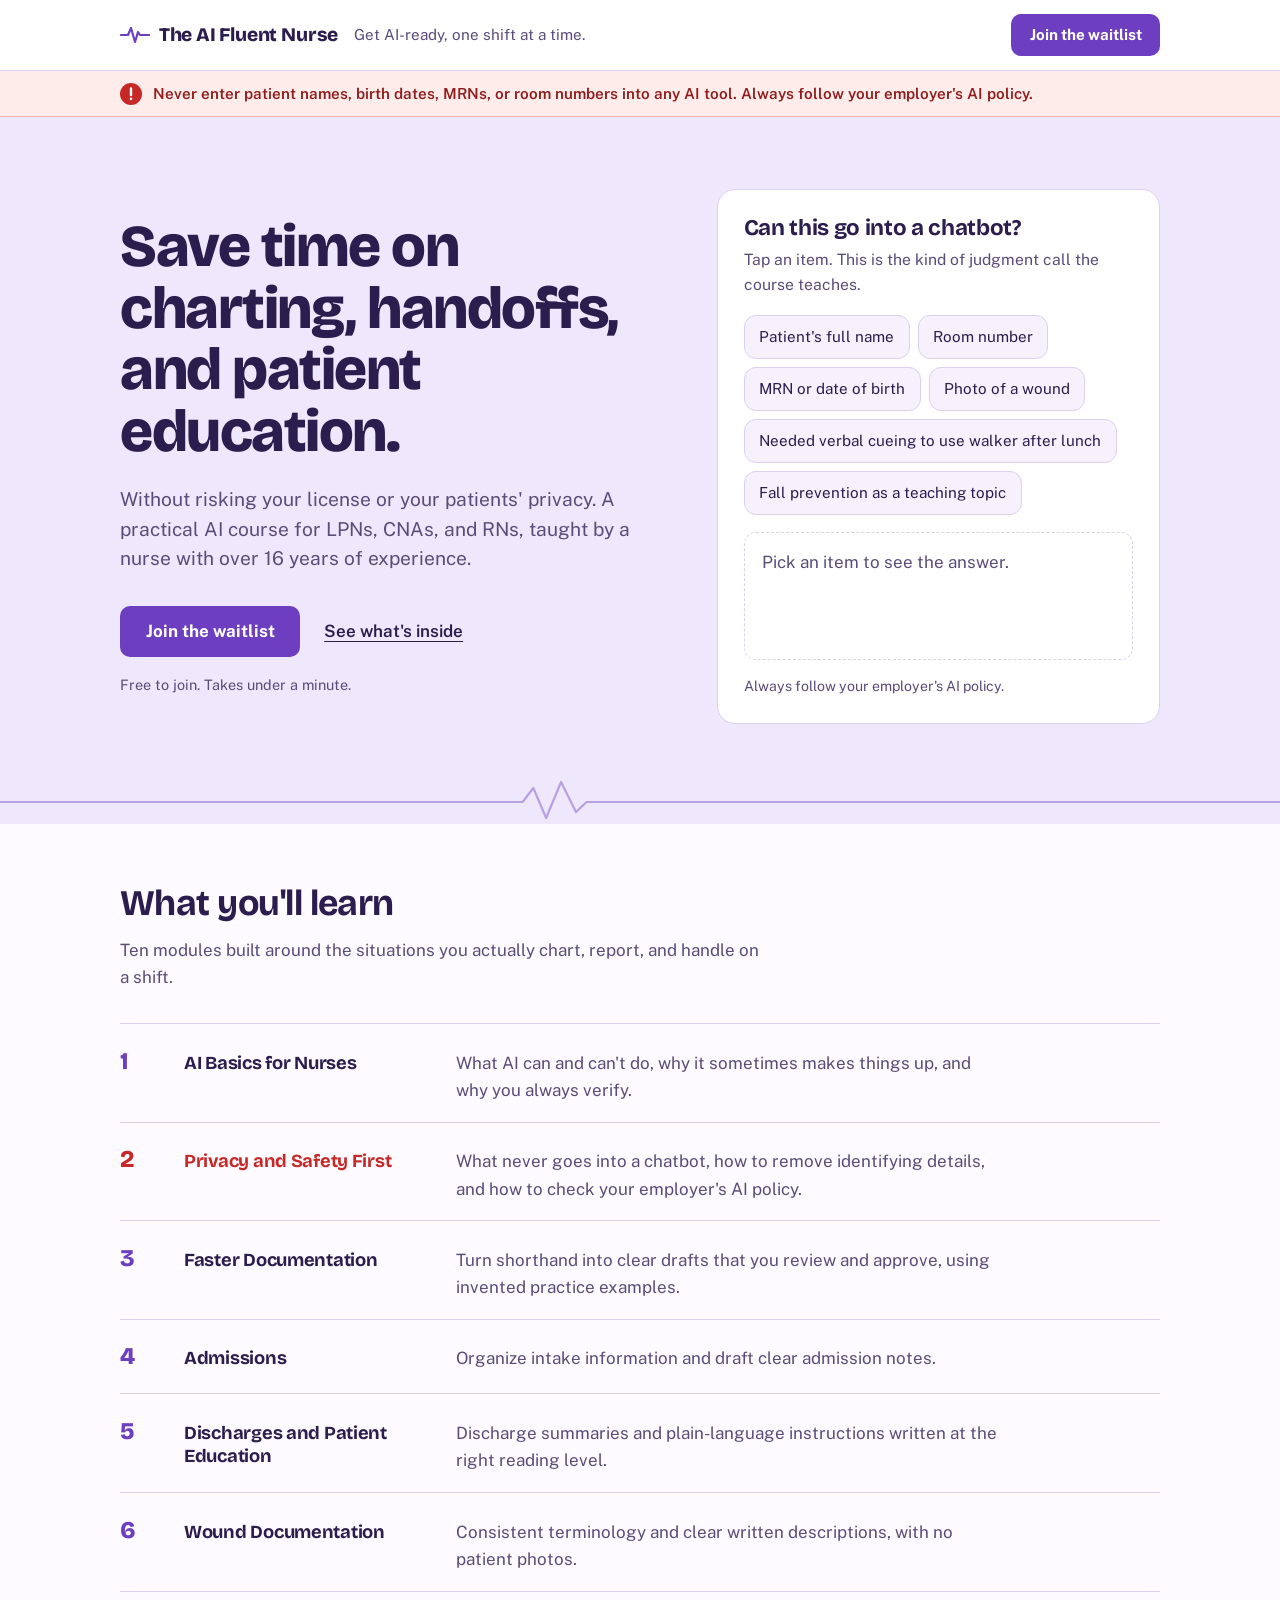
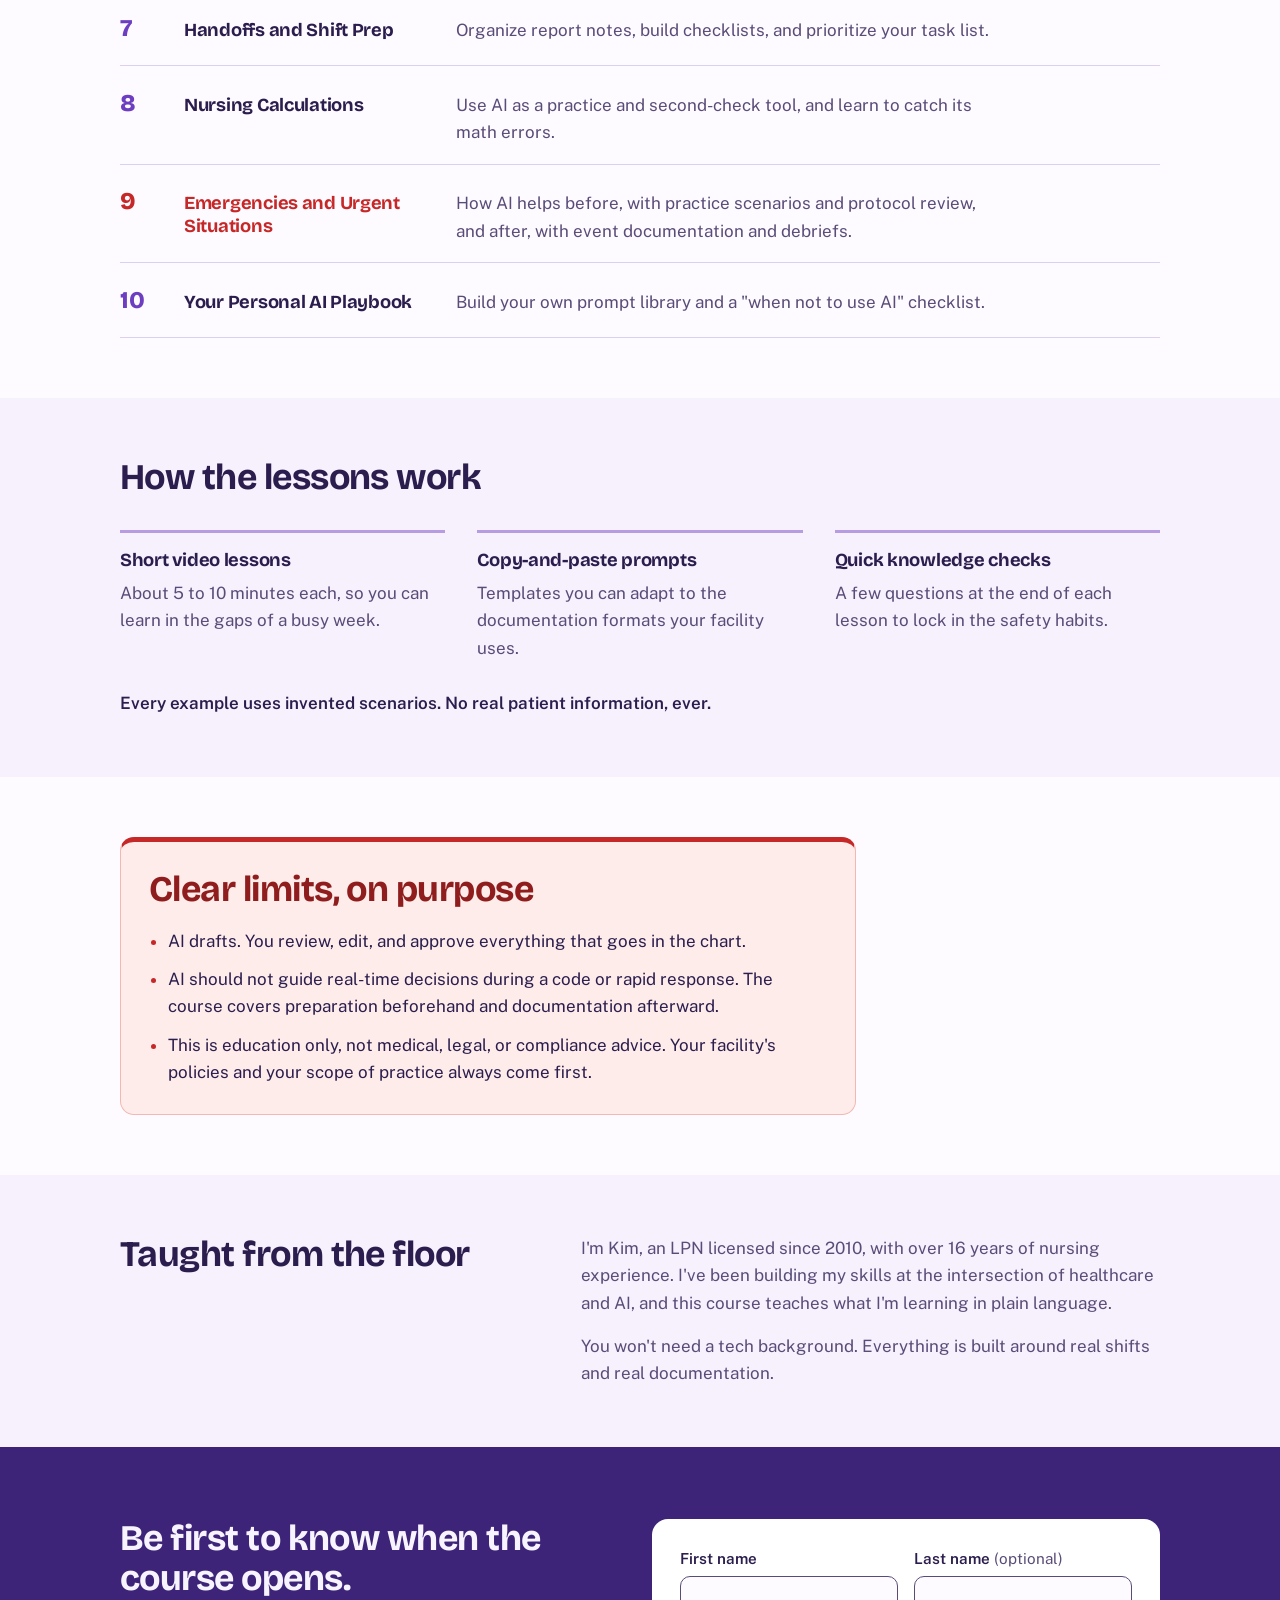
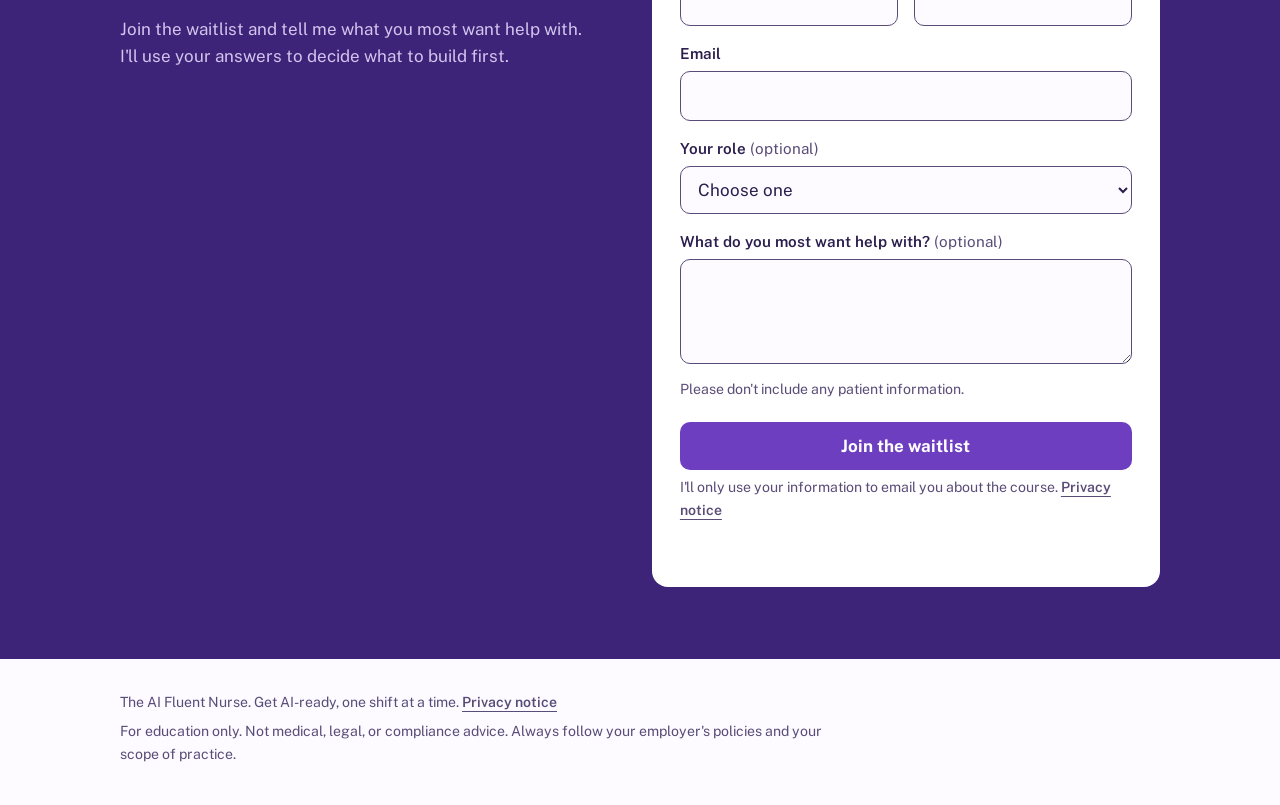
<file: index (3).html>
<!doctype html>
<html lang="en">
<head>
<meta charset="utf-8">
<meta name="viewport" content="width=device-width, initial-scale=1">
<meta name="color-scheme" content="light dark">
<title>The AI Fluent Nurse | Get AI-ready, one shift at a time</title>
<meta name="description" content="A practical AI course for LPNs, CNAs, and RNs. Save time on charting, handoffs, and patient education without risking your license or your patients' privacy.">
<link rel="preconnect" href="https://fonts.googleapis.com">
<link rel="preconnect" href="https://fonts.gstatic.com" crossorigin>
<link href="https://fonts.googleapis.com/css2?family=Bricolage+Grotesque:opsz,wght@12..96,500;12..96,700;12..96,800&family=Public+Sans:wght@400;500;600;700&display=swap" rel="stylesheet">
<style>
:root {
  --bg: #fdfbff;
  --hero: #efe7fb;
  --soft: #f6f1fd;
  --panel: #ffffff;
  --ink: #2b1d4d;
  --muted: #5a4c78;
  --line: #dcd0f0;
  --primary: #6d3fc0;
  --primary-hover: #5a31a3;
  --lilac: #b79ce2;
  --on-primary: #ffffff;
  --band: #3d2478;
  --on-band: #f8f4ff;
  --on-band-muted: #d3c5ee;
  --alert: #c62828;
  --alert-ink: #8f1d1d;
  --alert-bg: #fdecea;
  --alert-line: #f2b8b3;
  --on-alert: #ffffff;
  --good: #1b6e52;
  --good-bg: #dcf0e8;
  --on-good: #ffffff;
  --focus: #2b1d4d;
  --display: "Bricolage Grotesque", "Trebuchet MS", "Segoe UI", sans-serif;
  --body: "Public Sans", "Segoe UI", Helvetica, Arial, sans-serif;
}
@media (prefers-color-scheme: dark) {
  :root:not([data-theme="light"]) {
    --bg: #150f24;
    --hero: #241a3d;
    --soft: #1c1430;
    --panel: #1f1636;
    --ink: #f1ebfc;
    --muted: #b9aad6;
    --line: #3a2c5c;
    --primary: #b79ce2;
    --primary-hover: #cbb6ee;
    --lilac: #b79ce2;
    --on-primary: #1a0f33;
    --band: #3a2670;
    --on-band: #f5efff;
    --on-band-muted: #cdbfe8;
    --alert: #ff8f86;
    --alert-ink: #ffc1bb;
    --alert-bg: #3d1b19;
    --alert-line: #7a3833;
    --on-alert: #3d1b19;
    --good: #7fdcb4;
    --good-bg: #12382c;
    --on-good: #0c2b20;
    --focus: #f1ebfc;
  }
}
:root[data-theme="dark"] {
  --bg: #150f24;
  --hero: #241a3d;
  --soft: #1c1430;
  --panel: #1f1636;
  --ink: #f1ebfc;
  --muted: #b9aad6;
  --line: #3a2c5c;
  --primary: #b79ce2;
  --primary-hover: #cbb6ee;
  --lilac: #b79ce2;
  --on-primary: #1a0f33;
  --band: #3a2670;
  --on-band: #f5efff;
  --on-band-muted: #cdbfe8;
  --alert: #ff8f86;
  --alert-ink: #ffc1bb;
  --alert-bg: #3d1b19;
  --alert-line: #7a3833;
  --on-alert: #3d1b19;
  --good: #7fdcb4;
  --good-bg: #12382c;
  --on-good: #0c2b20;
  --focus: #f1ebfc;
}

* { box-sizing: border-box; }
html { scroll-behavior: smooth; }
body {
  margin: 0;
  background: var(--bg);
  color: var(--ink);
  font-family: var(--body);
  font-size: 1.0625rem;
  line-height: 1.6;
  -webkit-font-smoothing: antialiased;
}
img, svg { max-width: 100%; }
a { color: inherit; }
:focus-visible { outline: 3px solid var(--focus); outline-offset: 3px; }

.wrap { max-width: 1080px; margin: 0 auto; padding: 0 1.25rem; }

h1, h2, h3 { font-family: var(--display); margin: 0; letter-spacing: -0.015em; }
h1 { font-size: clamp(2.3rem, 5.2vw, 3.7rem); line-height: 1.04; font-weight: 800; letter-spacing: -0.025em; }
h2 { font-size: clamp(1.65rem, 3.2vw, 2.25rem); line-height: 1.12; font-weight: 700; }
h3 { font-size: 1.15rem; line-height: 1.25; font-weight: 700; }
p { margin: 0; }

/* Buttons */
.btn {
  display: inline-flex; align-items: center; justify-content: center;
  min-height: 3rem; padding: 0.75rem 1.6rem;
  background: var(--primary); color: var(--on-primary);
  font-family: var(--body); font-weight: 700; font-size: 1.0625rem;
  text-decoration: none; border-radius: 10px;
  transition: background-color 0.15s ease;
}
.btn:hover { background: var(--primary-hover); }
.btn-sm { min-height: 2.6rem; padding: 0.5rem 1.15rem; font-size: 0.95rem; }
.link { font-weight: 600; text-underline-offset: 4px; }

/* Header */
.top { background: var(--panel); border-bottom: 1px solid var(--line); }
.top .wrap { display: flex; align-items: center; justify-content: space-between; gap: 1rem; padding-top: 0.9rem; padding-bottom: 0.9rem; }
.brandwrap { display: flex; align-items: center; flex-wrap: wrap; gap: 0.15rem 1rem; }
.brand { display: inline-flex; align-items: center; gap: 0.55rem; font-family: var(--display); font-weight: 800; font-size: 1.2rem; letter-spacing: -0.01em; text-decoration: none; }
.mark { color: var(--primary); flex: none; }
.tagline { color: var(--muted); font-size: 0.95rem; }

/* Urgent safety bar */
.alert-bar { background: var(--alert-bg); border-bottom: 1px solid var(--alert-line); color: var(--alert-ink); }
.alert-bar .wrap { display: flex; align-items: center; gap: 0.7rem; padding-top: 0.7rem; padding-bottom: 0.7rem; font-size: 0.95rem; font-weight: 600; line-height: 1.4; }
.alert-icon { flex: none; width: 22px; height: 22px; color: var(--alert); }
.alert-icon .bang { stroke: var(--on-alert); }

/* Hero */
.hero-band { background: var(--hero); }
.hero { display: grid; grid-template-columns: 1.1fr 0.9fr; gap: 3.5rem; align-items: center; padding-top: 4.5rem; padding-bottom: 3.5rem; }
.lede { margin-top: 1.4rem; font-size: 1.2rem; line-height: 1.55; color: var(--muted); max-width: 34rem; }
.actions { margin-top: 2rem; display: flex; flex-wrap: wrap; align-items: center; gap: 1.5rem; }
.fine { margin-top: 1rem; font-size: 0.9rem; color: var(--muted); }
.pulse { display: block; width: 100%; height: 44px; color: var(--lilac); opacity: 0.95; }
.pulse path { vector-effect: non-scaling-stroke; }

/* Privacy checker */
.checker { background: var(--panel); border: 1px solid var(--line); border-radius: 18px; padding: 1.6rem; }
.checker h2 { font-size: 1.4rem; }
.chk-sub { margin-top: 0.4rem; color: var(--muted); font-size: 0.98rem; }
.chips { margin-top: 1.1rem; display: flex; flex-wrap: wrap; gap: 0.5rem; }
.chip {
  font-family: var(--body); font-size: 0.95rem; line-height: 1.3; text-align: left;
  min-height: 2.75rem; padding: 0.5rem 0.9rem;
  color: var(--ink); background: var(--soft);
  border: 1px solid var(--line); border-radius: 12px; cursor: pointer;
  transition: background-color 0.15s ease, color 0.15s ease;
}
.chip:hover { border-color: var(--ink); }
.chip[aria-pressed="true"] { background: var(--ink); color: var(--bg); border-color: var(--ink); }
.verdict { margin-top: 1.1rem; min-height: 8rem; padding: 1rem 1.1rem; border: 1px dashed var(--line); border-radius: 12px; }
.verdict.is-stop { background: var(--alert-bg); border: 1px solid var(--alert-line); }
.verdict.is-ok { background: var(--good-bg); border: 1px solid transparent; }
.verdict .empty { color: var(--muted); }
.verdict p { margin-top: 0.6rem; }
.verdict p:first-child { margin-top: 0; }
.tag { display: inline-block; padding: 0.15rem 0.75rem; border-radius: 999px; font-weight: 700; font-size: 0.9rem; }
.tag.stop { background: var(--alert); color: var(--on-alert); }
.tag.ok { background: var(--good); color: var(--on-good); }
.chk-foot { margin-top: 0.9rem; font-size: 0.88rem; color: var(--muted); }

/* Sections */
.section { padding: 3.75rem 0; }
.section.soft { background: var(--soft); }
.sec-head { max-width: 40rem; margin-bottom: 2rem; }
.sec-head p { margin-top: 0.8rem; color: var(--muted); }

.mods { list-style: none; margin: 0; padding: 0; border-top: 1px solid var(--line); }
.mods li { display: grid; grid-template-columns: 3rem 16rem 1fr; gap: 1rem; align-items: baseline; padding: 1.1rem 0; border-bottom: 1px solid var(--line); }
.mods .n { font-family: var(--display); font-weight: 800; font-size: 1.5rem; color: var(--primary); }
.mods p { color: var(--muted); max-width: 34rem; }
.mods li.urgent .n, .mods li.urgent h3 { color: var(--alert); }

.trio { display: grid; grid-template-columns: repeat(3, 1fr); gap: 2rem; }
.trio > div { border-top: 3px solid var(--lilac); padding-top: 1rem; }
.trio p { margin-top: 0.5rem; color: var(--muted); }
.note { margin-top: 1.75rem; max-width: 40rem; font-weight: 600; }

.limits-box { background: var(--alert-bg); border: 1px solid var(--alert-line); border-top: 5px solid var(--alert); border-radius: 14px; padding: 1.75rem; max-width: 46rem; }
.limits-box h2 { color: var(--alert-ink); }
.limits { margin: 1.1rem 0 0; padding-left: 1.2rem; }
.limits li { margin-top: 0.7rem; }
.limits li::marker { color: var(--alert); }

.about { display: grid; grid-template-columns: 1fr 1.4fr; gap: 3rem; align-items: start; }
.about p { max-width: 36rem; color: var(--muted); }
.about p + p { margin-top: 1rem; }

/* Closing band */
.band { background: var(--band); color: var(--on-band); padding: 4.5rem 0; }
.band p { margin-top: 1rem; max-width: 36rem; color: var(--on-band-muted); }
.band .btn { margin-top: 1.75rem; background: var(--on-band); color: var(--band); }
.band .btn:hover { background: #ffffff; }

.foot { padding: 2rem 0 2.5rem; font-size: 0.88rem; color: var(--muted); }
.foot p { max-width: 46rem; }
.foot p + p { margin-top: 0.4rem; }

@media (max-width: 640px) {
  .tagline { display: none; }
}
@media (max-width: 860px) {
  .hero { grid-template-columns: 1fr; gap: 2.5rem; padding-top: 2.75rem; padding-bottom: 2.5rem; }
  .about { grid-template-columns: 1fr; gap: 1.25rem; }
  .trio { grid-template-columns: 1fr; gap: 1.5rem; }
  .mods li { grid-template-columns: 2.5rem 1fr; gap: 0.25rem 0.75rem; }
  .mods li p { grid-column: 2; }
  .section { padding: 2.75rem 0; }
  .band { padding: 3.5rem 0; }
}
@media (prefers-reduced-motion: reduce) {
  html { scroll-behavior: auto; }
  .btn, .chip { transition: none; }
}

/* Waitlist form */
.join { display: grid; grid-template-columns: 1fr 1.05fr; gap: 3rem; align-items: start; }
.band .card { background: var(--panel); color: var(--ink); border-radius: 16px; padding: 1.75rem; }
.band .card p { margin-top: 0; max-width: none; color: var(--muted); }
.row2 { display: grid; grid-template-columns: 1fr 1fr; gap: 1rem; }
.field { margin-top: 1rem; }
.row2 .field { margin-top: 0; }
.row2 + .field { margin-top: 1rem; }
.field label { display: block; margin-bottom: 0.3rem; font-weight: 600; font-size: 0.95rem; }
.field .opt { font-weight: 400; color: var(--muted); }
.field input, .field select, .field textarea { width: 100%; min-height: 3rem; padding: 0.65rem 0.8rem; font: inherit; color: var(--ink); background: var(--bg); border: 1.5px solid var(--muted); border-radius: 10px; }
.field textarea { min-height: 5.5rem; resize: vertical; }
.band .card .hint { margin-top: 0.35rem; font-size: 0.88rem; }
.hp { position: absolute; left: -9999px; width: 1px; height: 1px; overflow: hidden; }
.band .card .btn { width: 100%; margin-top: 1.4rem; border: 0; cursor: pointer; background: var(--primary); color: var(--on-primary); }
.band .card .btn:hover { background: var(--primary-hover); }
.band .card .btn:disabled { opacity: 0.7; cursor: default; }
.band .card .status { margin-top: 0.9rem; min-height: 1.4em; font-weight: 600; color: var(--ink); }
.band .card .done h3 { color: var(--good); }
.band .card .done p { margin-top: 0.6rem; color: var(--ink); }
@media (max-width: 860px) { .join { grid-template-columns: 1fr; gap: 2rem; } }
@media (max-width: 480px) { .row2 { grid-template-columns: 1fr; } .row2 .field + .field { margin-top: 1rem; } }
</style>
</head>
<body>

<header class="top">
  <div class="wrap">
    <div class="brandwrap">
      <a class="brand" href="#top">
        <svg class="mark" width="30" height="20" viewBox="0 0 30 20" aria-hidden="true"><path d="M1 10 H8 L11 3 L15 17 L18 7 L20 10 H29" fill="none" stroke="currentColor" stroke-width="2.2" stroke-linecap="round" stroke-linejoin="round"/></svg>
        The AI Fluent Nurse
      </a>
      <span class="tagline">Get AI-ready, one shift at a time.</span>
    </div>
    <a class="btn btn-sm" href="#waitlist">Join the waitlist</a>
  </div>
</header>

<div class="alert-bar" role="note">
  <div class="wrap">
    <svg class="alert-icon" viewBox="0 0 22 22" aria-hidden="true"><circle cx="11" cy="11" r="11" fill="currentColor"/><path class="bang" d="M11 5.5v6.5M11 15.6v0.4" fill="none" stroke-width="2.4" stroke-linecap="round"/></svg>
    <span>Never enter patient names, birth dates, MRNs, or room numbers into any AI tool. Always follow your employer's AI policy.</span>
  </div>
</div>

<main id="top">

  <section class="hero-band">
    <div class="wrap hero">
      <div>
        <h1>Save time on charting, handoffs, and patient education.</h1>
        <p class="lede">Without risking your license or your patients' privacy. A practical AI course for LPNs, CNAs, and RNs, taught by a nurse with over 16 years of experience.</p>
        <div class="actions">
          <a class="btn" href="#waitlist">Join the waitlist</a>
          <a class="link" href="#inside">See what's inside</a>
        </div>
        <p class="fine">Free to join. Takes under a minute.</p>
      </div>

      <div class="checker" role="group" aria-labelledby="chk-h">
        <h2 id="chk-h">Can this go into a chatbot?</h2>
        <p class="chk-sub">Tap an item. This is the kind of judgment call the course teaches.</p>
        <div class="chips">
          <button class="chip" type="button" aria-pressed="false" data-verdict="stop" data-why="Names identify a patient directly. Leave the name out entirely, or use a neutral placeholder like &quot;the resident.&quot;">Patient's full name</button>
          <button class="chip" type="button" aria-pressed="false" data-verdict="stop" data-why="A room number can point to one person, especially alongside a date or a facility name.">Room number</button>
          <button class="chip" type="button" aria-pressed="false" data-verdict="stop" data-why="Record numbers and birth dates are direct identifiers. Keep both out of any AI tool.">MRN or date of birth</button>
          <button class="chip" type="button" aria-pressed="false" data-verdict="stop" data-why="Photos can identify a patient, and most employers restrict them. Describe what you see in words instead.">Photo of a wound</button>
          <button class="chip" type="button" aria-pressed="false" data-verdict="ok" data-why="Often fine when nothing identifies the patient and your employer's policy allows AI tools. You still review every word of the draft.">Needed verbal cueing to use walker after lunch</button>
          <button class="chip" type="button" aria-pressed="false" data-verdict="ok" data-why="General topics carry no patient information. Ask away, then double-check the facts before you use them.">Fall prevention as a teaching topic</button>
        </div>
        <div class="verdict" id="verdict" aria-live="polite">
          <p class="empty">Pick an item to see the answer.</p>
        </div>
        <p class="chk-foot">Always follow your employer's AI policy.</p>
      </div>
    </div>
    <svg class="pulse" viewBox="0 0 1200 44" preserveAspectRatio="none" aria-hidden="true"><path d="M0 22 H470 L490 22 L500 8 L512 38 L526 2 L540 32 L550 22 L574 22 H1200" fill="none" stroke="currentColor" stroke-width="2.2" stroke-linecap="round" stroke-linejoin="round"/></svg>
  </section>

  <section class="section" id="inside">
    <div class="wrap">
      <div class="sec-head">
        <h2>What you'll learn</h2>
        <p>Ten modules built around the situations you actually chart, report, and handle on a shift.</p>
      </div>
      <ol class="mods">
        <li><span class="n">1</span><h3>AI Basics for Nurses</h3><p>What AI can and can't do, why it sometimes makes things up, and why you always verify.</p></li>
        <li class="urgent"><span class="n">2</span><h3>Privacy and Safety First</h3><p>What never goes into a chatbot, how to remove identifying details, and how to check your employer's AI policy.</p></li>
        <li><span class="n">3</span><h3>Faster Documentation</h3><p>Turn shorthand into clear drafts that you review and approve, using invented practice examples.</p></li>
        <li><span class="n">4</span><h3>Admissions</h3><p>Organize intake information and draft clear admission notes.</p></li>
        <li><span class="n">5</span><h3>Discharges and Patient Education</h3><p>Discharge summaries and plain-language instructions written at the right reading level.</p></li>
        <li><span class="n">6</span><h3>Wound Documentation</h3><p>Consistent terminology and clear written descriptions, with no patient photos.</p></li>
        <li><span class="n">7</span><h3>Handoffs and Shift Prep</h3><p>Organize report notes, build checklists, and prioritize your task list.</p></li>
        <li><span class="n">8</span><h3>Nursing Calculations</h3><p>Use AI as a practice and second-check tool, and learn to catch its math errors.</p></li>
        <li class="urgent"><span class="n">9</span><h3>Emergencies and Urgent Situations</h3><p>How AI helps before, with practice scenarios and protocol review, and after, with event documentation and debriefs.</p></li>
        <li><span class="n">10</span><h3>Your Personal AI Playbook</h3><p>Build your own prompt library and a "when not to use AI" checklist.</p></li>
      </ol>
    </div>
  </section>

  <section class="section soft">
    <div class="wrap">
      <div class="sec-head">
        <h2>How the lessons work</h2>
      </div>
      <div class="trio">
        <div>
          <h3>Short video lessons</h3>
          <p>About 5 to 10 minutes each, so you can learn in the gaps of a busy week.</p>
        </div>
        <div>
          <h3>Copy-and-paste prompts</h3>
          <p>Templates you can adapt to the documentation formats your facility uses.</p>
        </div>
        <div>
          <h3>Quick knowledge checks</h3>
          <p>A few questions at the end of each lesson to lock in the safety habits.</p>
        </div>
      </div>
      <p class="note">Every example uses invented scenarios. No real patient information, ever.</p>
    </div>
  </section>

  <section class="section">
    <div class="wrap">
      <div class="limits-box">
        <h2>Clear limits, on purpose</h2>
        <ul class="limits">
          <li>AI drafts. You review, edit, and approve everything that goes in the chart.</li>
          <li>AI should not guide real-time decisions during a code or rapid response. The course covers preparation beforehand and documentation afterward.</li>
          <li>This is education only, not medical, legal, or compliance advice. Your facility's policies and your scope of practice always come first.</li>
        </ul>
      </div>
    </div>
  </section>

  <section class="section soft">
    <div class="wrap about">
      <h2>Taught from the floor</h2>
      <div>
        <p>I'm Kim, an LPN licensed since 2010, with over 16 years of nursing experience. I've been building my skills at the intersection of healthcare and AI, and this course teaches what I'm learning in plain language.</p>
        <p>You won't need a tech background. Everything is built around real shifts and real documentation.</p>
      </div>
    </div>
  </section>

  <section class="band" id="waitlist">
    <div class="wrap join">
      <div>
        <h2>Be first to know when the course opens.</h2>
        <p>Join the waitlist and tell me what you most want help with. I'll use your answers to decide what to build first.</p>
      </div>
      <div class="card">
        <form id="waitlist-form" novalidate>
          <div class="row2">
            <div class="field">
              <label for="first_name">First name</label>
              <input id="first_name" name="first_name" type="text" autocomplete="given-name" required>
            </div>
            <div class="field">
              <label for="last_name">Last name <span class="opt">(optional)</span></label>
              <input id="last_name" name="last_name" type="text" autocomplete="family-name">
            </div>
          </div>
          <div class="field">
            <label for="email">Email</label>
            <input id="email" name="email" type="email" autocomplete="email" inputmode="email" required>
          </div>
          <div class="field">
            <label for="role">Your role <span class="opt">(optional)</span></label>
            <select id="role" name="role">
              <option value="">Choose one</option>
              <option value="LPN">LPN</option>
              <option value="CNA">CNA</option>
              <option value="RN">RN</option>
              <option value="Other">Other</option>
            </select>
          </div>
          <div class="field">
            <label for="wants_help_with">What do you most want help with? <span class="opt">(optional)</span></label>
            <textarea id="wants_help_with" name="wants_help_with" rows="3"></textarea>
            <p class="hint">Please don't include any patient information.</p>
          </div>
          <div class="hp" aria-hidden="true"><label>Website <input type="text" name="website" tabindex="-1" autocomplete="off"></label></div>
          <button class="btn" type="submit">Join the waitlist</button>
          <p class="hint">I'll only use your information to email you about the course. <a class="link" href="/privacy.html">Privacy notice</a></p>
          <p id="form-status" class="status" role="status" aria-live="polite"></p>
        </form>
        <div id="form-done" class="done" hidden tabindex="-1">
          <h3 id="done-title">You're on the list.</h3>
          <p id="done-text">Thank you! I'll email you when the course opens.</p>
        </div>
      </div>
    </div>
  </section>

</main>

<footer class="foot">
  <div class="wrap">
    <p>The AI Fluent Nurse. Get AI-ready, one shift at a time. <a class="link" href="/privacy.html">Privacy notice</a></p>
    <p>For education only. Not medical, legal, or compliance advice. Always follow your employer's policies and your scope of practice.</p>
  </div>
</footer>

<script>
(function () {
  var chips = document.querySelectorAll(".chip");
  var box = document.getElementById("verdict");
  if (!box) return;
  chips.forEach(function (chip) {
    chip.addEventListener("click", function () {
      chips.forEach(function (c) { c.setAttribute("aria-pressed", "false"); });
      chip.setAttribute("aria-pressed", "true");
      var stop = chip.getAttribute("data-verdict") === "stop";
      box.className = "verdict " + (stop ? "is-stop" : "is-ok");
      box.textContent = "";
      var tag = document.createElement("span");
      tag.className = "tag " + (stop ? "stop" : "ok");
      tag.textContent = stop ? "Leave it out" : "Fine to use";
      var why = document.createElement("p");
      why.textContent = chip.getAttribute("data-why");
      box.appendChild(tag);
      box.appendChild(why);
    });
  });
})();

(function () {
  var SUPABASE_URL = "https://pnalfkdewygqdmblxjoq.supabase.co";
  var SUPABASE_KEY = "sb_publishable_QAIFChbnZk9PM3pbWzEGFA_sNsFlOuD";

  var form = document.getElementById("waitlist-form");
  if (!form) return;
  var status = document.getElementById("form-status");
  var done = document.getElementById("form-done");
  var btn = form.querySelector("button[type=submit]");

  function showDone(already) {
    document.getElementById("done-title").textContent = already ? "You're already on the list." : "You're on the list.";
    document.getElementById("done-text").textContent = already
      ? "That email is already signed up, so you're all set."
      : "Thank you! I'll email you when the course opens.";
    form.hidden = true;
    done.hidden = false;
    done.focus();
  }

  form.addEventListener("submit", function (e) {
    e.preventDefault();
    status.textContent = "";
    var f = form.elements;
    if (f.website.value) { showDone(false); return; }
    var first = f.first_name.value.trim();
    var email = f.email.value.trim();
    if (!first) { status.textContent = "Please enter your first name."; f.first_name.focus(); return; }
    if (!/^[^\s@]+@[^\s@]+\.[^\s@]+$/.test(email)) { status.textContent = "Please enter a valid email address."; f.email.focus(); return; }

    var row = {
      email: email,
      first_name: first,
      last_name: f.last_name.value.trim() || null,
      role: f.role.value || null,
      wants_help_with: f.wants_help_with.value.trim() || null
    };

    btn.disabled = true;
    btn.textContent = "Joining...";
    fetch(SUPABASE_URL + "/rest/v1/waitlist", {
      method: "POST",
      headers: { "Content-Type": "application/json", "apikey": SUPABASE_KEY, "Prefer": "return=minimal" },
      body: JSON.stringify(row)
    }).then(function (res) {
      if (res.ok) { showDone(false); return; }
      if (res.status === 409) { showDone(true); return; }
      throw new Error("HTTP " + res.status);
    }).catch(function () {
      status.textContent = "Something went wrong and your signup didn't go through. Please try again in a minute.";
      btn.disabled = false;
      btn.textContent = "Join the waitlist";
    });
  });
})();
</script>
</body>
</html>
</file>
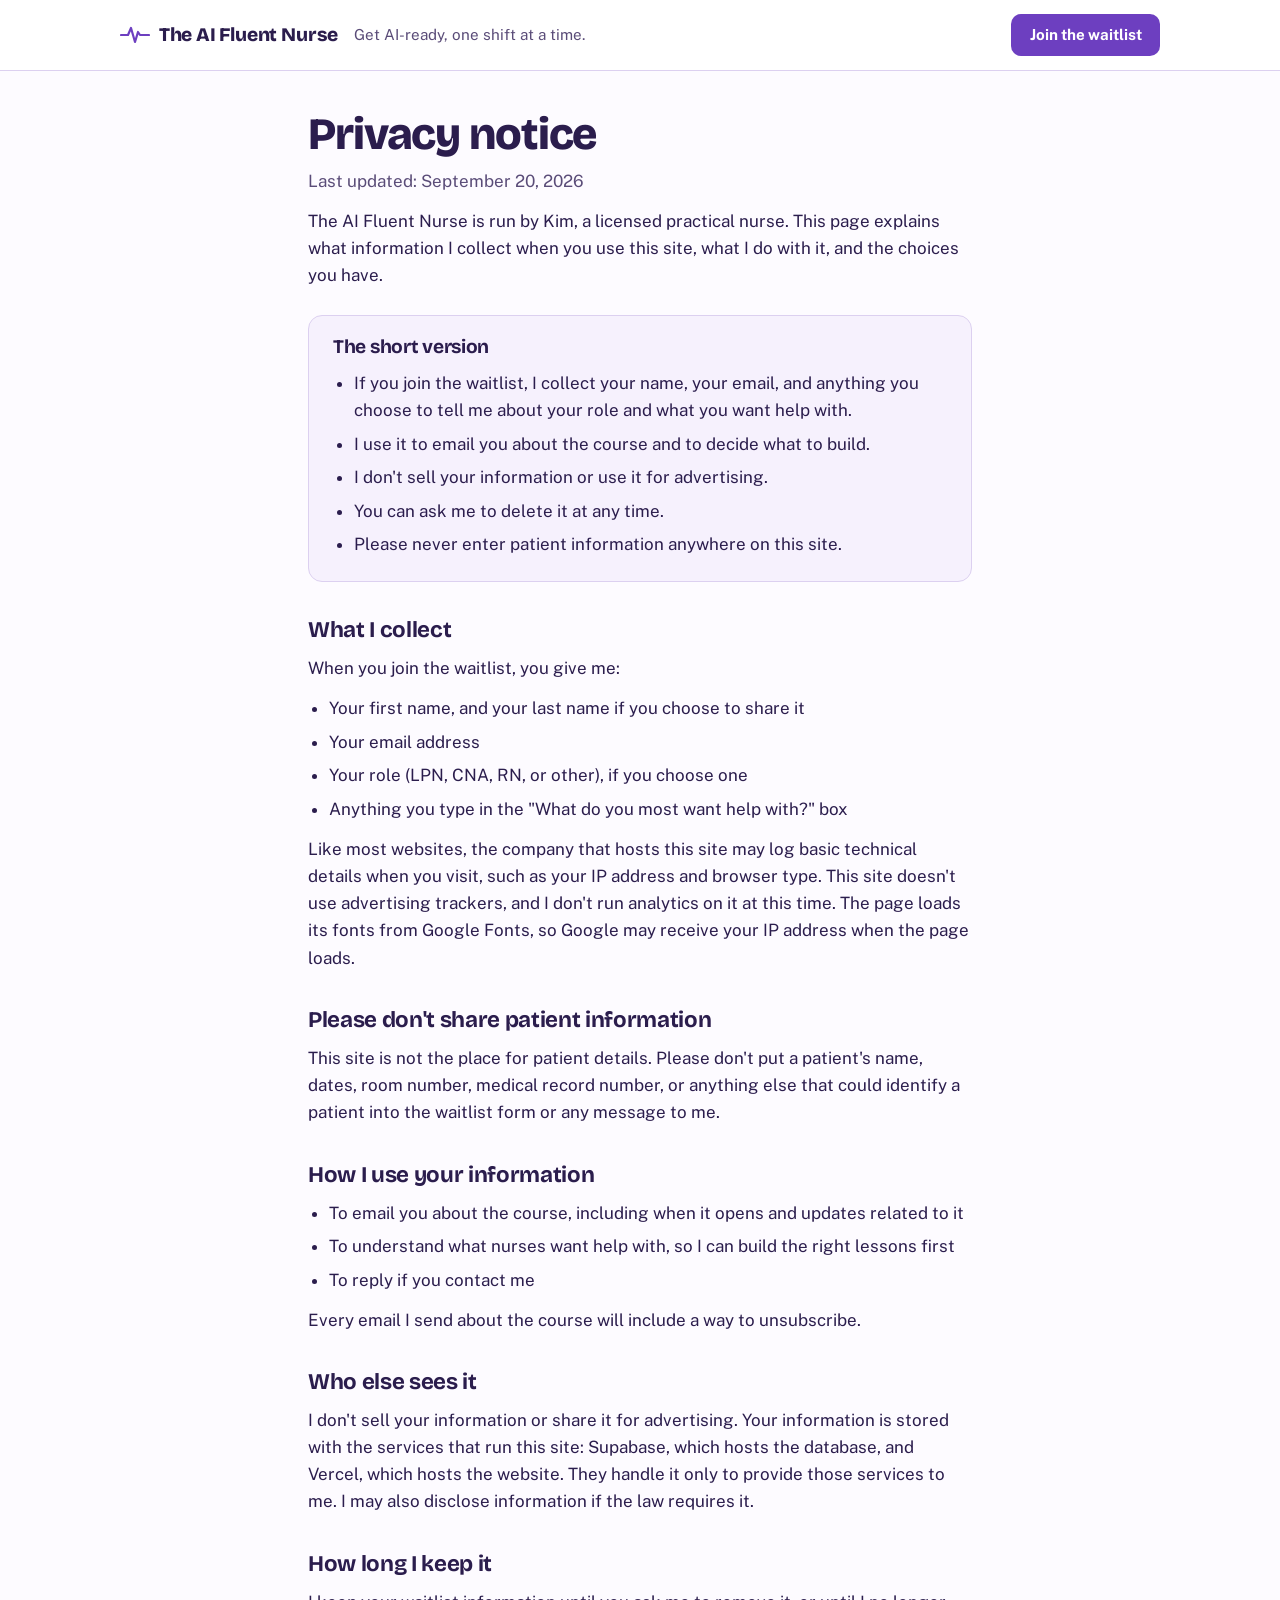
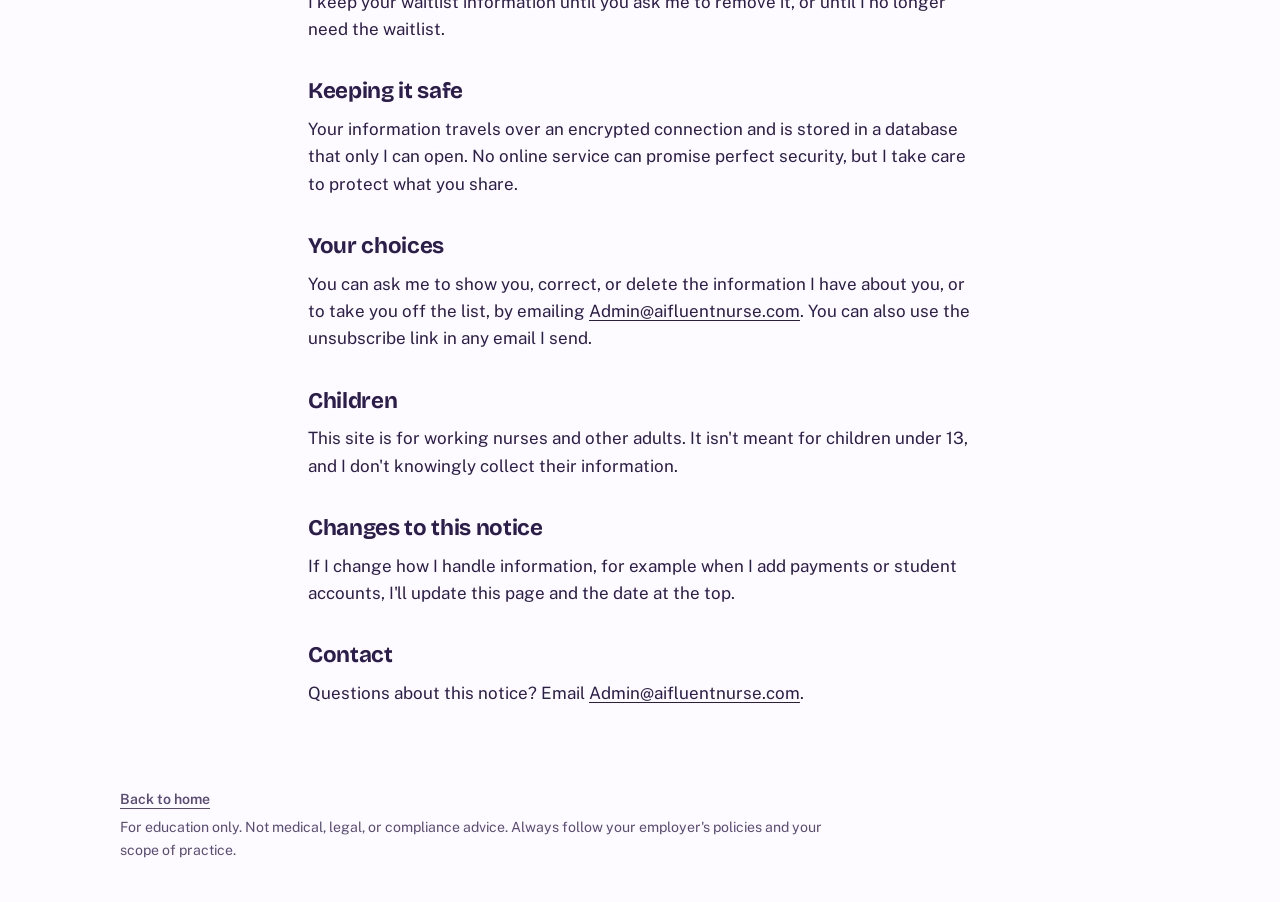
<file: privacy (1).html>
<!doctype html>
<html lang="en">
<head>
<meta charset="utf-8">
<meta name="viewport" content="width=device-width, initial-scale=1">
<meta name="color-scheme" content="light dark">
<title>Privacy notice | The AI Fluent Nurse</title>
<meta name="description" content="How The AI Fluent Nurse handles the information you share when you join the waitlist.">
<link rel="preconnect" href="https://fonts.googleapis.com">
<link rel="preconnect" href="https://fonts.gstatic.com" crossorigin>
<link href="https://fonts.googleapis.com/css2?family=Bricolage+Grotesque:opsz,wght@12..96,500;12..96,700;12..96,800&family=Public+Sans:wght@400;500;600;700&display=swap" rel="stylesheet">
<style>
:root {
  --bg: #fdfbff;
  --hero: #efe7fb;
  --soft: #f6f1fd;
  --panel: #ffffff;
  --ink: #2b1d4d;
  --muted: #5a4c78;
  --line: #dcd0f0;
  --primary: #6d3fc0;
  --primary-hover: #5a31a3;
  --lilac: #b79ce2;
  --on-primary: #ffffff;
  --band: #3d2478;
  --on-band: #f8f4ff;
  --on-band-muted: #d3c5ee;
  --alert: #c62828;
  --alert-ink: #8f1d1d;
  --alert-bg: #fdecea;
  --alert-line: #f2b8b3;
  --on-alert: #ffffff;
  --good: #1b6e52;
  --good-bg: #dcf0e8;
  --on-good: #ffffff;
  --focus: #2b1d4d;
  --display: "Bricolage Grotesque", "Trebuchet MS", "Segoe UI", sans-serif;
  --body: "Public Sans", "Segoe UI", Helvetica, Arial, sans-serif;
}
@media (prefers-color-scheme: dark) {
  :root:not([data-theme="light"]) {
    --bg: #150f24;
    --hero: #241a3d;
    --soft: #1c1430;
    --panel: #1f1636;
    --ink: #f1ebfc;
    --muted: #b9aad6;
    --line: #3a2c5c;
    --primary: #b79ce2;
    --primary-hover: #cbb6ee;
    --lilac: #b79ce2;
    --on-primary: #1a0f33;
    --band: #3a2670;
    --on-band: #f5efff;
    --on-band-muted: #cdbfe8;
    --alert: #ff8f86;
    --alert-ink: #ffc1bb;
    --alert-bg: #3d1b19;
    --alert-line: #7a3833;
    --on-alert: #3d1b19;
    --good: #7fdcb4;
    --good-bg: #12382c;
    --on-good: #0c2b20;
    --focus: #f1ebfc;
  }
}
:root[data-theme="dark"] {
  --bg: #150f24;
  --hero: #241a3d;
  --soft: #1c1430;
  --panel: #1f1636;
  --ink: #f1ebfc;
  --muted: #b9aad6;
  --line: #3a2c5c;
  --primary: #b79ce2;
  --primary-hover: #cbb6ee;
  --lilac: #b79ce2;
  --on-primary: #1a0f33;
  --band: #3a2670;
  --on-band: #f5efff;
  --on-band-muted: #cdbfe8;
  --alert: #ff8f86;
  --alert-ink: #ffc1bb;
  --alert-bg: #3d1b19;
  --alert-line: #7a3833;
  --on-alert: #3d1b19;
  --good: #7fdcb4;
  --good-bg: #12382c;
  --on-good: #0c2b20;
  --focus: #f1ebfc;
}

* { box-sizing: border-box; }
html { scroll-behavior: smooth; }
body {
  margin: 0;
  background: var(--bg);
  color: var(--ink);
  font-family: var(--body);
  font-size: 1.0625rem;
  line-height: 1.6;
  -webkit-font-smoothing: antialiased;
}
img, svg { max-width: 100%; }
a { color: inherit; }
:focus-visible { outline: 3px solid var(--focus); outline-offset: 3px; }

.wrap { max-width: 1080px; margin: 0 auto; padding: 0 1.25rem; }

h1, h2, h3 { font-family: var(--display); margin: 0; letter-spacing: -0.015em; }
h1 { font-size: clamp(2.3rem, 5.2vw, 3.7rem); line-height: 1.04; font-weight: 800; letter-spacing: -0.025em; }
h2 { font-size: clamp(1.65rem, 3.2vw, 2.25rem); line-height: 1.12; font-weight: 700; }
h3 { font-size: 1.15rem; line-height: 1.25; font-weight: 700; }
p { margin: 0; }

/* Buttons */
.btn {
  display: inline-flex; align-items: center; justify-content: center;
  min-height: 3rem; padding: 0.75rem 1.6rem;
  background: var(--primary); color: var(--on-primary);
  font-family: var(--body); font-weight: 700; font-size: 1.0625rem;
  text-decoration: none; border-radius: 10px;
  transition: background-color 0.15s ease;
}
.btn:hover { background: var(--primary-hover); }
.btn-sm { min-height: 2.6rem; padding: 0.5rem 1.15rem; font-size: 0.95rem; }
.link { font-weight: 600; text-underline-offset: 4px; }

/* Header */
.top { background: var(--panel); border-bottom: 1px solid var(--line); }
.top .wrap { display: flex; align-items: center; justify-content: space-between; gap: 1rem; padding-top: 0.9rem; padding-bottom: 0.9rem; }
.brandwrap { display: flex; align-items: center; flex-wrap: wrap; gap: 0.15rem 1rem; }
.brand { display: inline-flex; align-items: center; gap: 0.55rem; font-family: var(--display); font-weight: 800; font-size: 1.2rem; letter-spacing: -0.01em; text-decoration: none; }
.mark { color: var(--primary); flex: none; }
.tagline { color: var(--muted); font-size: 0.95rem; }
.foot { padding: 2rem 0 2.5rem; font-size: 0.88rem; color: var(--muted); }
.foot p { max-width: 46rem; }
.foot p + p { margin-top: 0.4rem; }

.doc { max-width: 44rem; margin: 0 auto; padding: 2.5rem 1.25rem 3rem; }
.doc h1 { font-size: clamp(2rem, 4.5vw, 2.8rem); }
.doc .updated { margin-top: 0.6rem; color: var(--muted); }
.doc h2 { font-size: 1.4rem; margin-top: 2.2rem; }
.doc p { margin-top: 0.8rem; }
.doc ul { margin: 0.8rem 0 0; padding-left: 1.3rem; }
.doc li { margin-top: 0.4rem; }
.doc a { text-underline-offset: 3px; }
.summary { background: var(--soft); border: 1px solid var(--line); border-radius: 14px; padding: 1.25rem 1.5rem 1.4rem; margin-top: 1.6rem; }
.summary h2 { margin-top: 0; font-size: 1.2rem; }
.todo { background: #fff3b0; color: #3b2f00; padding: 0 0.3rem; border-radius: 4px; font-weight: 700; }
@media (max-width: 560px) { .tagline { display: none; } }
</style>
</head>
<body>

<header class="top">
  <div class="wrap">
    <div class="brandwrap">
      <a class="brand" href="/">
        <svg class="mark" width="30" height="20" viewBox="0 0 30 20" aria-hidden="true"><path d="M1 10 H8 L11 3 L15 17 L18 7 L20 10 H29" fill="none" stroke="currentColor" stroke-width="2.2" stroke-linecap="round" stroke-linejoin="round"/></svg>
        The AI Fluent Nurse
      </a>
      <span class="tagline">Get AI-ready, one shift at a time.</span>
    </div>
    <a class="btn btn-sm" href="/#waitlist">Join the waitlist</a>
  </div>
</header>

<main class="doc">
  <h1>Privacy notice</h1>
  <p class="updated">Last updated: September 20, 2026</p>

  <p>The AI Fluent Nurse is run by Kim, a licensed practical nurse. This page explains what information I collect when you use this site, what I do with it, and the choices you have.</p>

  <div class="summary">
    <h2>The short version</h2>
    <ul>
      <li>If you join the waitlist, I collect your name, your email, and anything you choose to tell me about your role and what you want help with.</li>
      <li>I use it to email you about the course and to decide what to build.</li>
      <li>I don't sell your information or use it for advertising.</li>
      <li>You can ask me to delete it at any time.</li>
      <li>Please never enter patient information anywhere on this site.</li>
    </ul>
  </div>

  <h2>What I collect</h2>
  <p>When you join the waitlist, you give me:</p>
  <ul>
    <li>Your first name, and your last name if you choose to share it</li>
    <li>Your email address</li>
    <li>Your role (LPN, CNA, RN, or other), if you choose one</li>
    <li>Anything you type in the "What do you most want help with?" box</li>
  </ul>
  <p>Like most websites, the company that hosts this site may log basic technical details when you visit, such as your IP address and browser type. This site doesn't use advertising trackers, and I don't run analytics on it at this time. The page loads its fonts from Google Fonts, so Google may receive your IP address when the page loads.</p>

  <h2>Please don't share patient information</h2>
  <p>This site is not the place for patient details. Please don't put a patient's name, dates, room number, medical record number, or anything else that could identify a patient into the waitlist form or any message to me.</p>

  <h2>How I use your information</h2>
  <ul>
    <li>To email you about the course, including when it opens and updates related to it</li>
    <li>To understand what nurses want help with, so I can build the right lessons first</li>
    <li>To reply if you contact me</li>
  </ul>
  <p>Every email I send about the course will include a way to unsubscribe.</p>

  <h2>Who else sees it</h2>
  <p>I don't sell your information or share it for advertising. Your information is stored with the services that run this site: Supabase, which hosts the database, and Vercel, which hosts the website. They handle it only to provide those services to me. I may also disclose information if the law requires it.</p>

  <h2>How long I keep it</h2>
  <p>I keep your waitlist information until you ask me to remove it, or until I no longer need the waitlist.</p>

  <h2>Keeping it safe</h2>
  <p>Your information travels over an encrypted connection and is stored in a database that only I can open. No online service can promise perfect security, but I take care to protect what you share.</p>

  <h2>Your choices</h2>
  <p>You can ask me to show you, correct, or delete the information I have about you, or to take you off the list, by emailing <a href="mailto:Admin@aifluentnurse.com">Admin@aifluentnurse.com</a>. You can also use the unsubscribe link in any email I send.</p>

  <h2>Children</h2>
  <p>This site is for working nurses and other adults. It isn't meant for children under 13, and I don't knowingly collect their information.</p>

  <h2>Changes to this notice</h2>
  <p>If I change how I handle information, for example when I add payments or student accounts, I'll update this page and the date at the top.</p>

  <h2>Contact</h2>
  <p>Questions about this notice? Email <a href="mailto:Admin@aifluentnurse.com">Admin@aifluentnurse.com</a>.</p>
</main>

<footer class="foot">
  <div class="wrap">
    <p><a class="link" href="/">Back to home</a></p>
    <p>For education only. Not medical, legal, or compliance advice. Always follow your employer's policies and your scope of practice.</p>
  </div>
</footer>

</body>
</html>
</file>
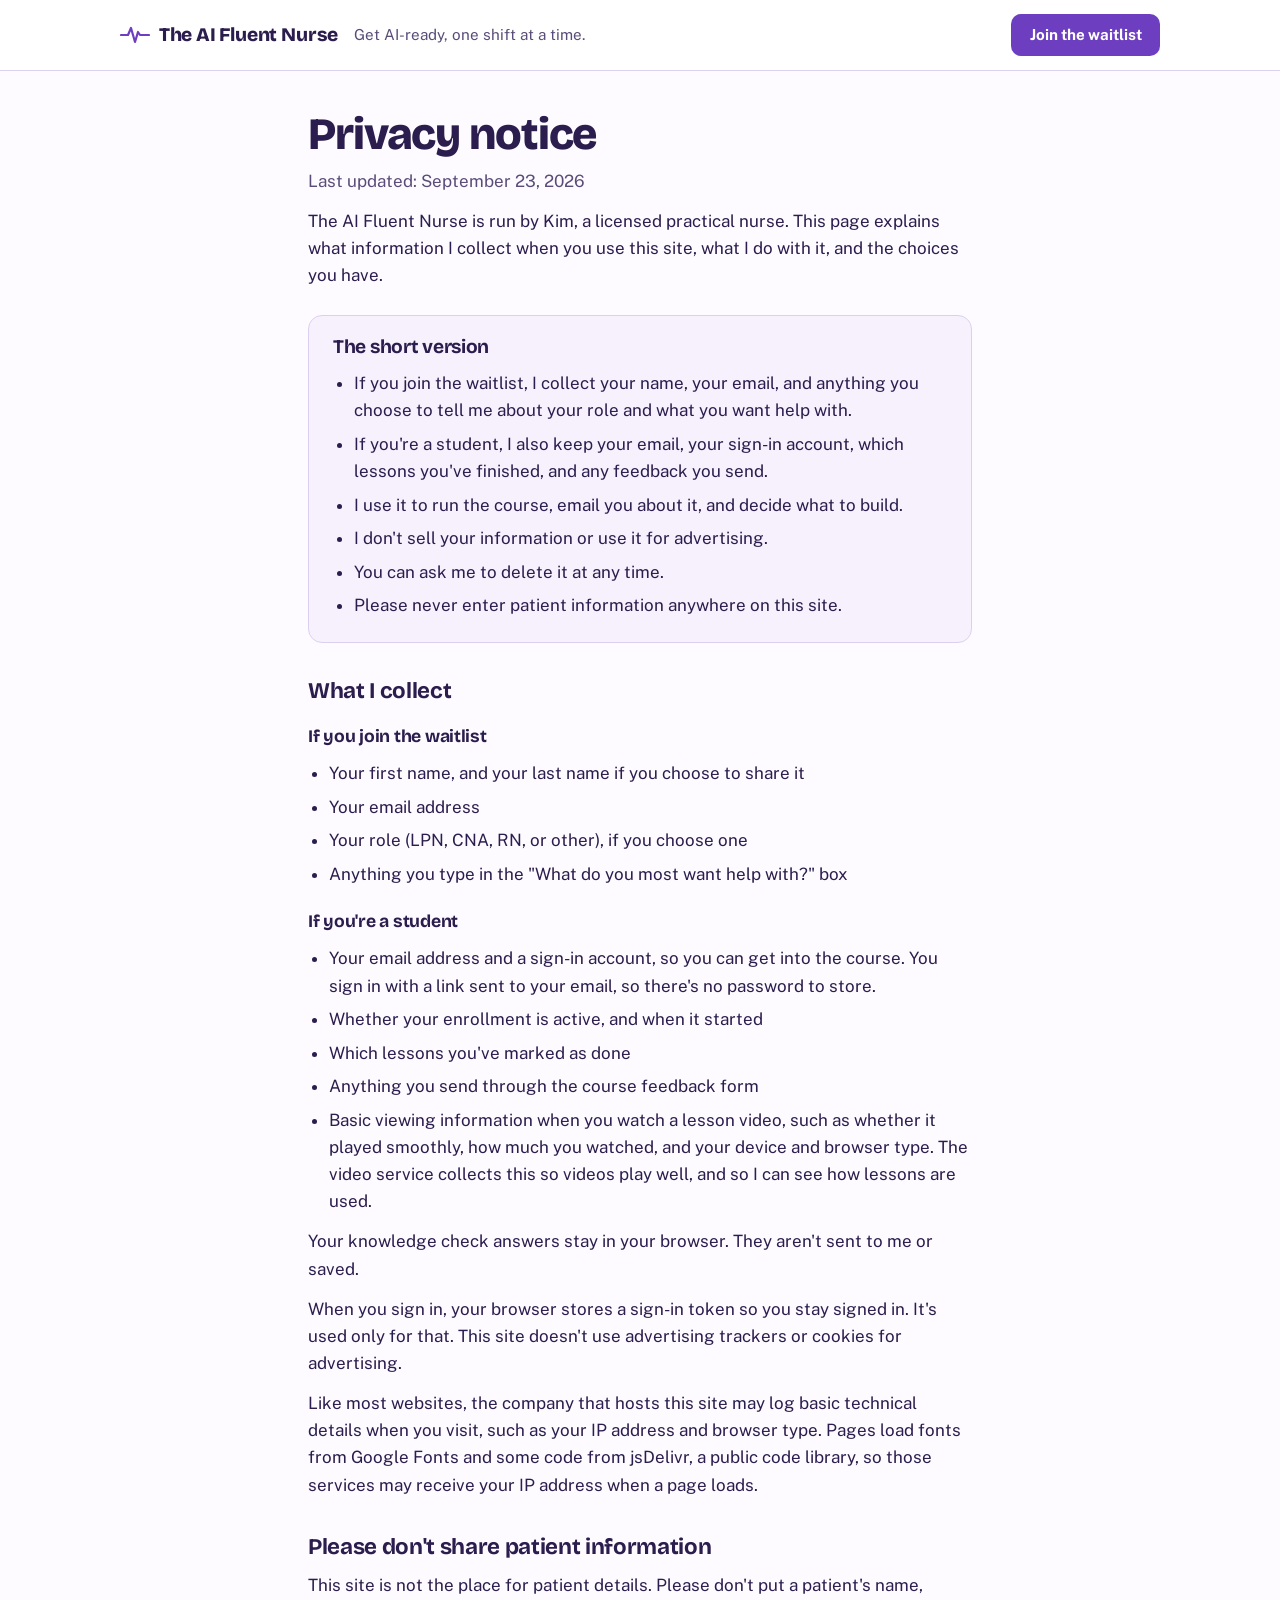
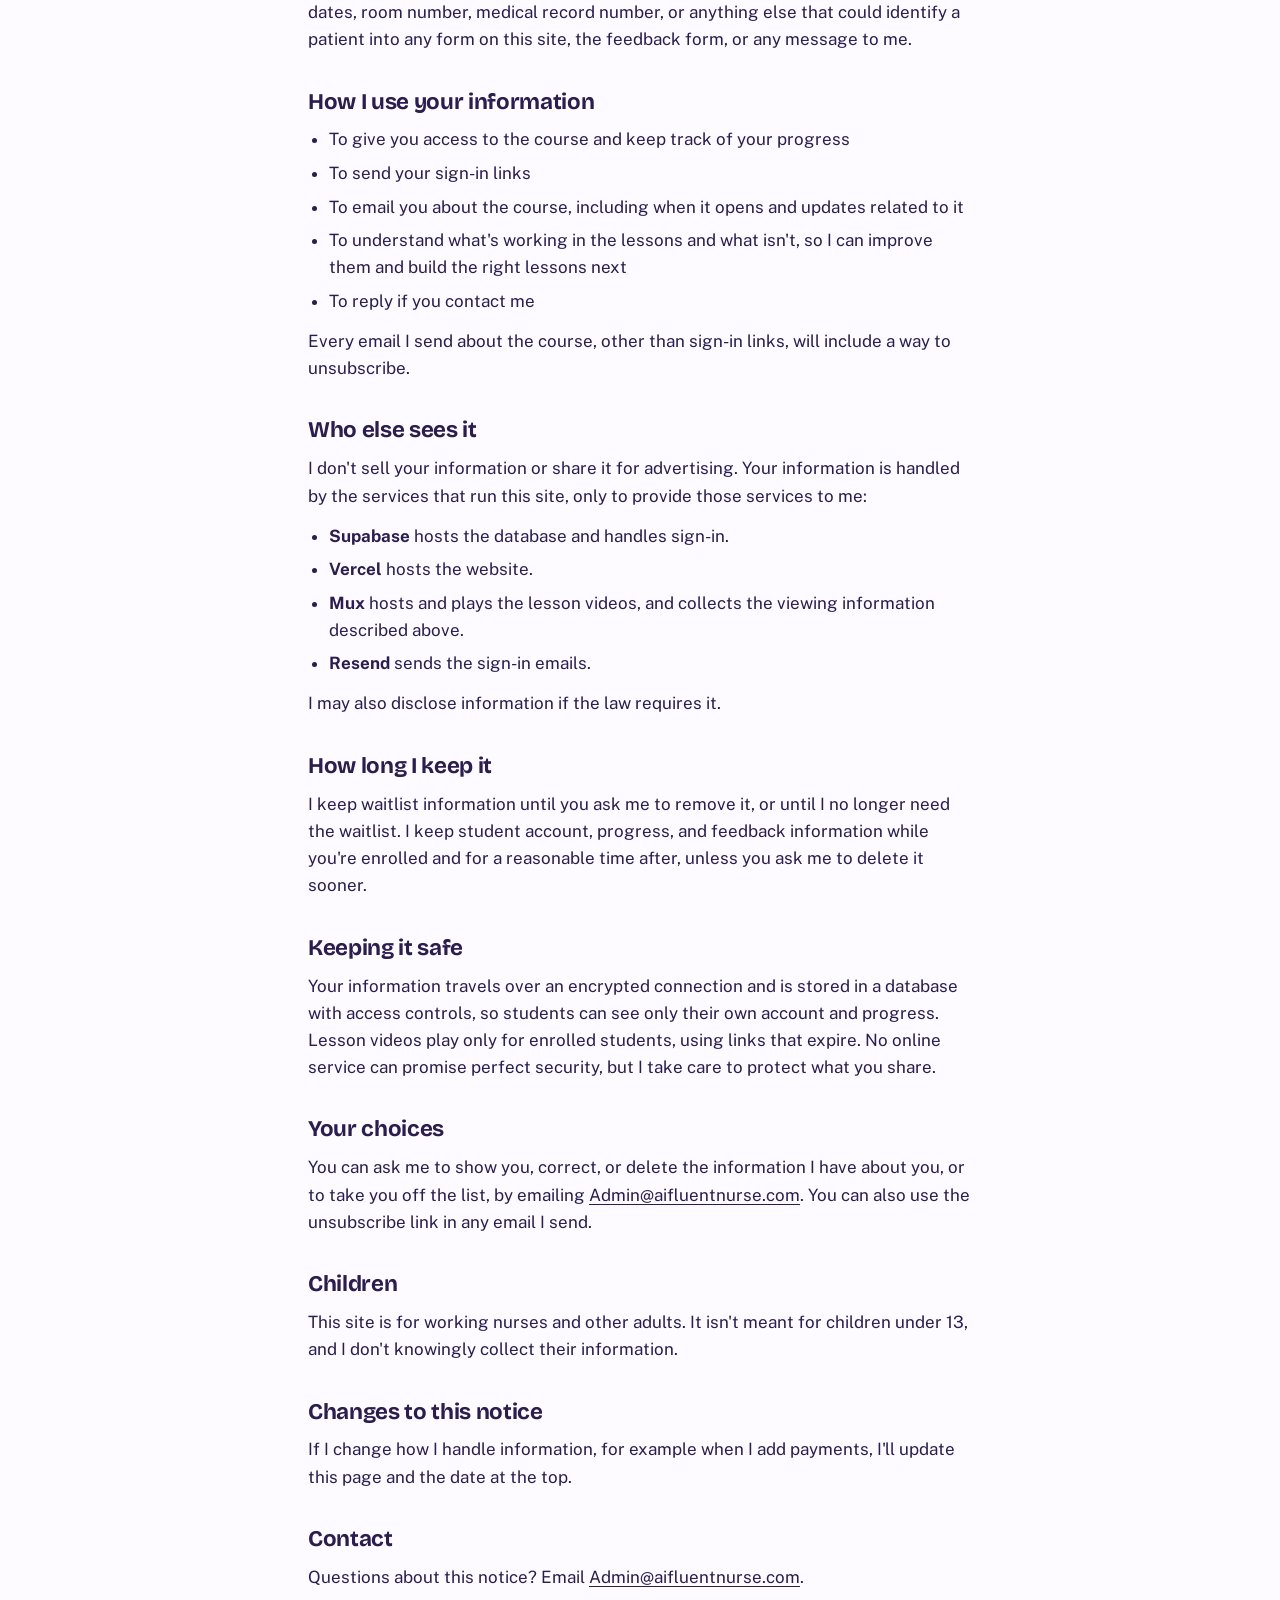
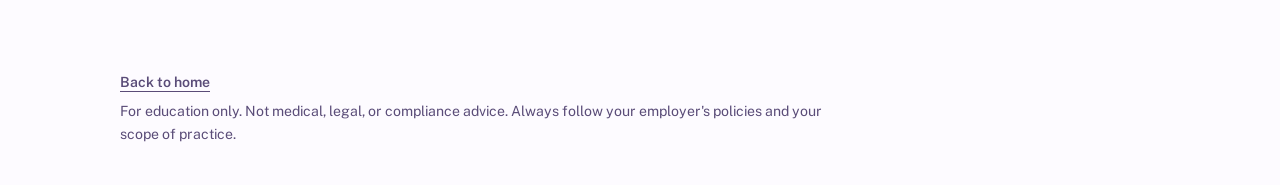
<file: privacy.html>
<!doctype html>
<html lang="en">
<head>
<meta charset="utf-8">
<meta name="viewport" content="width=device-width, initial-scale=1">
<meta name="color-scheme" content="light dark">
<title>Privacy notice | The AI Fluent Nurse</title>
<meta name="description" content="How The AI Fluent Nurse handles the information you share when you join the waitlist.">
<link rel="preconnect" href="https://fonts.googleapis.com">
<link rel="preconnect" href="https://fonts.gstatic.com" crossorigin>
<link href="https://fonts.googleapis.com/css2?family=Bricolage+Grotesque:opsz,wght@12..96,500;12..96,700;12..96,800&family=Public+Sans:wght@400;500;600;700&display=swap" rel="stylesheet">
<style>
:root {
  --bg: #fdfbff;
  --hero: #efe7fb;
  --soft: #f6f1fd;
  --panel: #ffffff;
  --ink: #2b1d4d;
  --muted: #5a4c78;
  --line: #dcd0f0;
  --primary: #6d3fc0;
  --primary-hover: #5a31a3;
  --lilac: #b79ce2;
  --on-primary: #ffffff;
  --band: #3d2478;
  --on-band: #f8f4ff;
  --on-band-muted: #d3c5ee;
  --alert: #c62828;
  --alert-ink: #8f1d1d;
  --alert-bg: #fdecea;
  --alert-line: #f2b8b3;
  --on-alert: #ffffff;
  --good: #1b6e52;
  --good-bg: #dcf0e8;
  --on-good: #ffffff;
  --focus: #2b1d4d;
  --display: "Bricolage Grotesque", "Trebuchet MS", "Segoe UI", sans-serif;
  --body: "Public Sans", "Segoe UI", Helvetica, Arial, sans-serif;
}
@media (prefers-color-scheme: dark) {
  :root:not([data-theme="light"]) {
    --bg: #150f24;
    --hero: #241a3d;
    --soft: #1c1430;
    --panel: #1f1636;
    --ink: #f1ebfc;
    --muted: #b9aad6;
    --line: #3a2c5c;
    --primary: #b79ce2;
    --primary-hover: #cbb6ee;
    --lilac: #b79ce2;
    --on-primary: #1a0f33;
    --band: #3a2670;
    --on-band: #f5efff;
    --on-band-muted: #cdbfe8;
    --alert: #ff8f86;
    --alert-ink: #ffc1bb;
    --alert-bg: #3d1b19;
    --alert-line: #7a3833;
    --on-alert: #3d1b19;
    --good: #7fdcb4;
    --good-bg: #12382c;
    --on-good: #0c2b20;
    --focus: #f1ebfc;
  }
}
:root[data-theme="dark"] {
  --bg: #150f24;
  --hero: #241a3d;
  --soft: #1c1430;
  --panel: #1f1636;
  --ink: #f1ebfc;
  --muted: #b9aad6;
  --line: #3a2c5c;
  --primary: #b79ce2;
  --primary-hover: #cbb6ee;
  --lilac: #b79ce2;
  --on-primary: #1a0f33;
  --band: #3a2670;
  --on-band: #f5efff;
  --on-band-muted: #cdbfe8;
  --alert: #ff8f86;
  --alert-ink: #ffc1bb;
  --alert-bg: #3d1b19;
  --alert-line: #7a3833;
  --on-alert: #3d1b19;
  --good: #7fdcb4;
  --good-bg: #12382c;
  --on-good: #0c2b20;
  --focus: #f1ebfc;
}

* { box-sizing: border-box; }
html { scroll-behavior: smooth; }
body {
  margin: 0;
  background: var(--bg);
  color: var(--ink);
  font-family: var(--body);
  font-size: 1.0625rem;
  line-height: 1.6;
  -webkit-font-smoothing: antialiased;
}
img, svg { max-width: 100%; }
a { color: inherit; }
:focus-visible { outline: 3px solid var(--focus); outline-offset: 3px; }

.wrap { max-width: 1080px; margin: 0 auto; padding: 0 1.25rem; }

h1, h2, h3 { font-family: var(--display); margin: 0; letter-spacing: -0.015em; }
h1 { font-size: clamp(2.3rem, 5.2vw, 3.7rem); line-height: 1.04; font-weight: 800; letter-spacing: -0.025em; }
h2 { font-size: clamp(1.65rem, 3.2vw, 2.25rem); line-height: 1.12; font-weight: 700; }
h3 { font-size: 1.15rem; line-height: 1.25; font-weight: 700; }
p { margin: 0; }

/* Buttons */
.btn {
  display: inline-flex; align-items: center; justify-content: center;
  min-height: 3rem; padding: 0.75rem 1.6rem;
  background: var(--primary); color: var(--on-primary);
  font-family: var(--body); font-weight: 700; font-size: 1.0625rem;
  text-decoration: none; border-radius: 10px;
  transition: background-color 0.15s ease;
}
.btn:hover { background: var(--primary-hover); }
.btn-sm { min-height: 2.6rem; padding: 0.5rem 1.15rem; font-size: 0.95rem; }
.link { font-weight: 600; text-underline-offset: 4px; }

/* Header */
.top { background: var(--panel); border-bottom: 1px solid var(--line); }
.top .wrap { display: flex; align-items: center; justify-content: space-between; gap: 1rem; padding-top: 0.9rem; padding-bottom: 0.9rem; }
.brandwrap { display: flex; align-items: center; flex-wrap: wrap; gap: 0.15rem 1rem; }
.brand { display: inline-flex; align-items: center; gap: 0.55rem; font-family: var(--display); font-weight: 800; font-size: 1.2rem; letter-spacing: -0.01em; text-decoration: none; }
.mark { color: var(--primary); flex: none; }
.tagline { color: var(--muted); font-size: 0.95rem; }
.foot { padding: 2rem 0 2.5rem; font-size: 0.88rem; color: var(--muted); }
.foot p { max-width: 46rem; }
.foot p + p { margin-top: 0.4rem; }

.doc { max-width: 44rem; margin: 0 auto; padding: 2.5rem 1.25rem 3rem; }
.doc h1 { font-size: clamp(2rem, 4.5vw, 2.8rem); }
.doc .updated { margin-top: 0.6rem; color: var(--muted); }
.doc h2 { font-size: 1.4rem; margin-top: 2.2rem; }
.doc p { margin-top: 0.8rem; }
.doc ul { margin: 0.8rem 0 0; padding-left: 1.3rem; }
.doc li { margin-top: 0.4rem; }
.doc a { text-underline-offset: 3px; }
.summary { background: var(--soft); border: 1px solid var(--line); border-radius: 14px; padding: 1.25rem 1.5rem 1.4rem; margin-top: 1.6rem; }
.summary h2 { margin-top: 0; font-size: 1.2rem; }
.todo { background: #fff3b0; color: #3b2f00; padding: 0 0.3rem; border-radius: 4px; font-weight: 700; }
@media (max-width: 560px) { .tagline { display: none; } }
.doc h3 { font-size: 1.1rem; margin-top: 1.4rem; }
</style>
</head>
<body>

<header class="top">
  <div class="wrap">
    <div class="brandwrap">
      <a class="brand" href="/">
        <svg class="mark" width="30" height="20" viewBox="0 0 30 20" aria-hidden="true"><path d="M1 10 H8 L11 3 L15 17 L18 7 L20 10 H29" fill="none" stroke="currentColor" stroke-width="2.2" stroke-linecap="round" stroke-linejoin="round"/></svg>
        The AI Fluent Nurse
      </a>
      <span class="tagline">Get AI-ready, one shift at a time.</span>
    </div>
    <a class="btn btn-sm" href="/#waitlist">Join the waitlist</a>
  </div>
</header>

<main class="doc">
  <h1>Privacy notice</h1>
  <p class="updated">Last updated: September 23, 2026</p>

  <p>The AI Fluent Nurse is run by Kim, a licensed practical nurse. This page explains what information I collect when you use this site, what I do with it, and the choices you have.</p>

  <div class="summary">
    <h2>The short version</h2>
    <ul>
      <li>If you join the waitlist, I collect your name, your email, and anything you choose to tell me about your role and what you want help with.</li>
      <li>If you're a student, I also keep your email, your sign-in account, which lessons you've finished, and any feedback you send.</li>
      <li>I use it to run the course, email you about it, and decide what to build.</li>
      <li>I don't sell your information or use it for advertising.</li>
      <li>You can ask me to delete it at any time.</li>
      <li>Please never enter patient information anywhere on this site.</li>
    </ul>
  </div>

  <h2>What I collect</h2>
  <h3>If you join the waitlist</h3>
  <ul>
    <li>Your first name, and your last name if you choose to share it</li>
    <li>Your email address</li>
    <li>Your role (LPN, CNA, RN, or other), if you choose one</li>
    <li>Anything you type in the "What do you most want help with?" box</li>
  </ul>
  <h3>If you're a student</h3>
  <ul>
    <li>Your email address and a sign-in account, so you can get into the course. You sign in with a link sent to your email, so there's no password to store.</li>
    <li>Whether your enrollment is active, and when it started</li>
    <li>Which lessons you've marked as done</li>
    <li>Anything you send through the course feedback form</li>
    <li>Basic viewing information when you watch a lesson video, such as whether it played smoothly, how much you watched, and your device and browser type. The video service collects this so videos play well, and so I can see how lessons are used.</li>
  </ul>
  <p>Your knowledge check answers stay in your browser. They aren't sent to me or saved.</p>
  <p>When you sign in, your browser stores a sign-in token so you stay signed in. It's used only for that. This site doesn't use advertising trackers or cookies for advertising.</p>
  <p>Like most websites, the company that hosts this site may log basic technical details when you visit, such as your IP address and browser type. Pages load fonts from Google Fonts and some code from jsDelivr, a public code library, so those services may receive your IP address when a page loads.</p>

  <h2>Please don't share patient information</h2>
  <p>This site is not the place for patient details. Please don't put a patient's name, dates, room number, medical record number, or anything else that could identify a patient into any form on this site, the feedback form, or any message to me.</p>

  <h2>How I use your information</h2>
  <ul>
    <li>To give you access to the course and keep track of your progress</li>
    <li>To send your sign-in links</li>
    <li>To email you about the course, including when it opens and updates related to it</li>
    <li>To understand what's working in the lessons and what isn't, so I can improve them and build the right lessons next</li>
    <li>To reply if you contact me</li>
  </ul>
  <p>Every email I send about the course, other than sign-in links, will include a way to unsubscribe.</p>

  <h2>Who else sees it</h2>
  <p>I don't sell your information or share it for advertising. Your information is handled by the services that run this site, only to provide those services to me:</p>
  <ul>
    <li><strong>Supabase</strong> hosts the database and handles sign-in.</li>
    <li><strong>Vercel</strong> hosts the website.</li>
    <li><strong>Mux</strong> hosts and plays the lesson videos, and collects the viewing information described above.</li>
    <li><strong>Resend</strong> sends the sign-in emails.</li>
  </ul>
  <p>I may also disclose information if the law requires it.</p>

  <h2>How long I keep it</h2>
  <p>I keep waitlist information until you ask me to remove it, or until I no longer need the waitlist. I keep student account, progress, and feedback information while you're enrolled and for a reasonable time after, unless you ask me to delete it sooner.</p>

  <h2>Keeping it safe</h2>
  <p>Your information travels over an encrypted connection and is stored in a database with access controls, so students can see only their own account and progress. Lesson videos play only for enrolled students, using links that expire. No online service can promise perfect security, but I take care to protect what you share.</p>

  <h2>Your choices</h2>
  <p>You can ask me to show you, correct, or delete the information I have about you, or to take you off the list, by emailing <a href="mailto:Admin@aifluentnurse.com">Admin@aifluentnurse.com</a>. You can also use the unsubscribe link in any email I send.</p>

  <h2>Children</h2>
  <p>This site is for working nurses and other adults. It isn't meant for children under 13, and I don't knowingly collect their information.</p>

  <h2>Changes to this notice</h2>
  <p>If I change how I handle information, for example when I add payments, I'll update this page and the date at the top.</p>

  <h2>Contact</h2>
  <p>Questions about this notice? Email <a href="mailto:Admin@aifluentnurse.com">Admin@aifluentnurse.com</a>.</p>
</main>

<footer class="foot">
  <div class="wrap">
    <p><a class="link" href="/">Back to home</a></p>
    <p>For education only. Not medical, legal, or compliance advice. Always follow your employer's policies and your scope of practice.</p>
  </div>
</footer>

</body>
</html>
</file>
